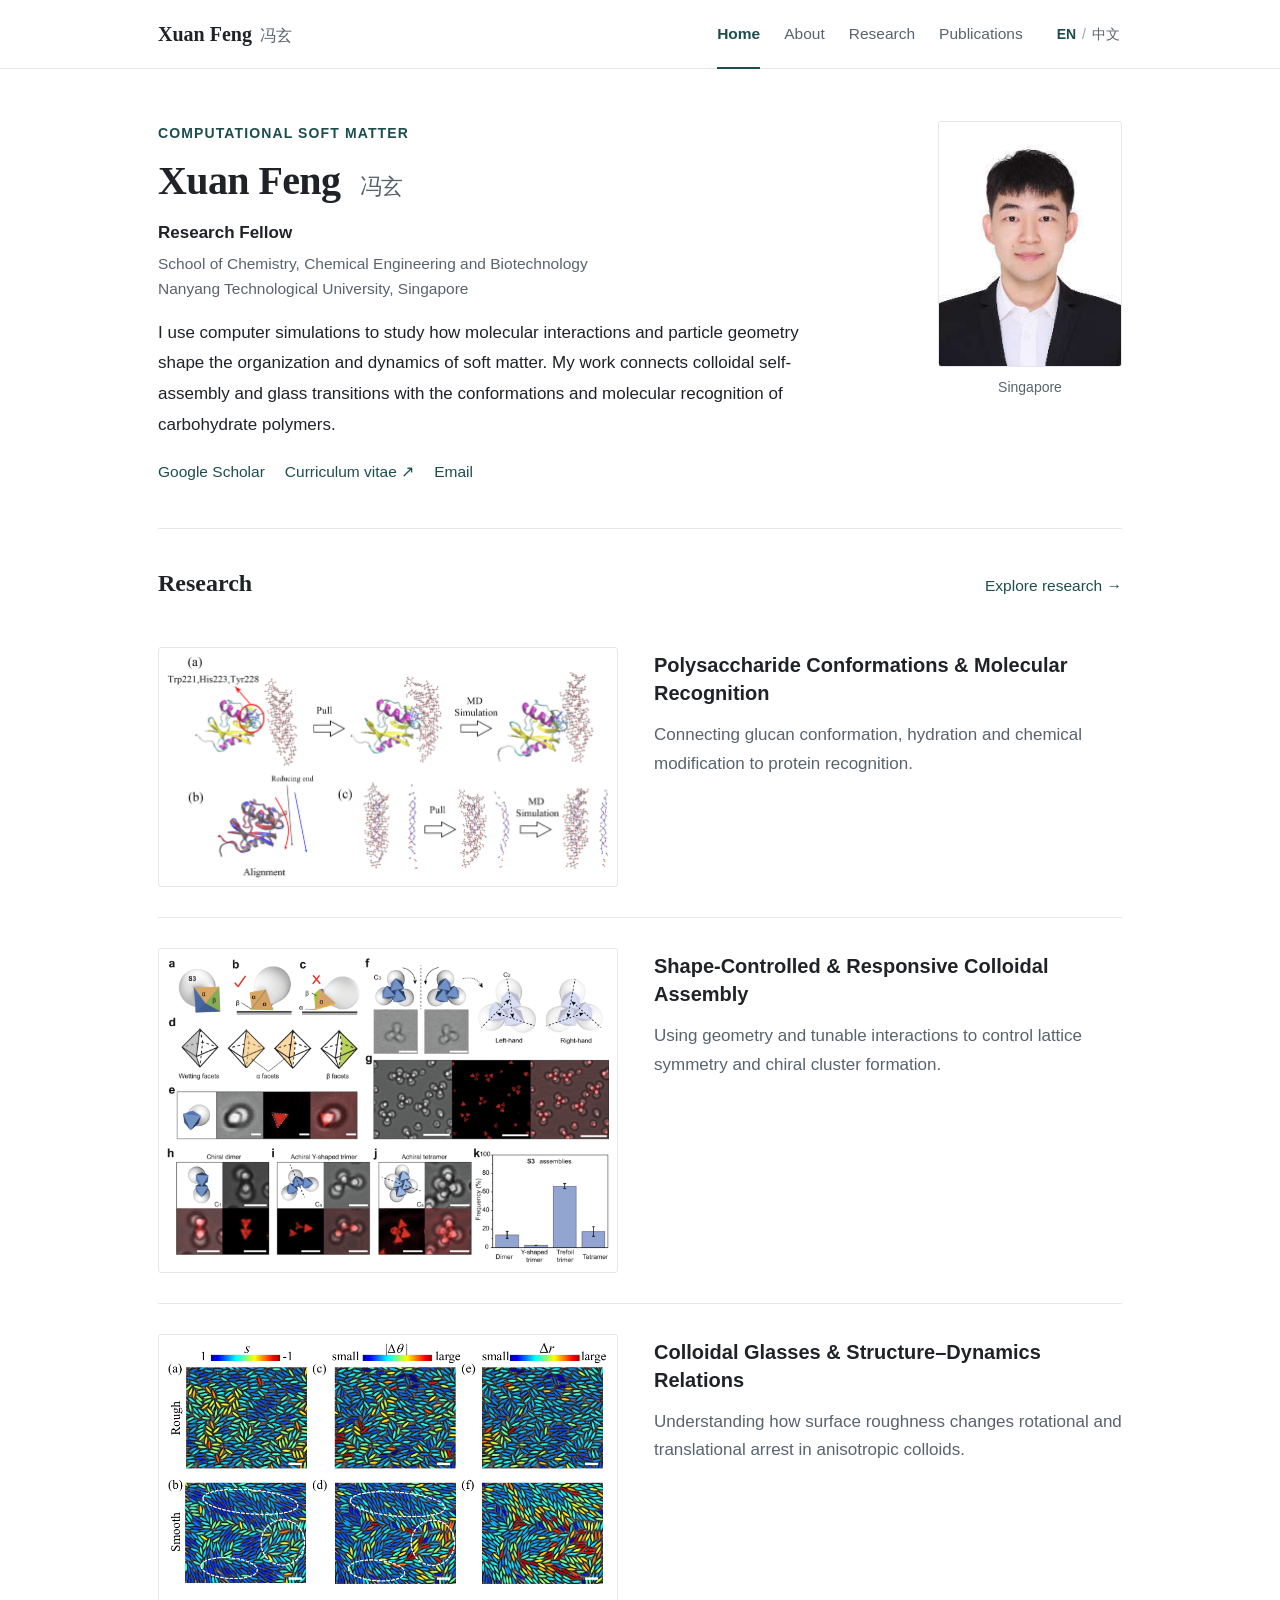
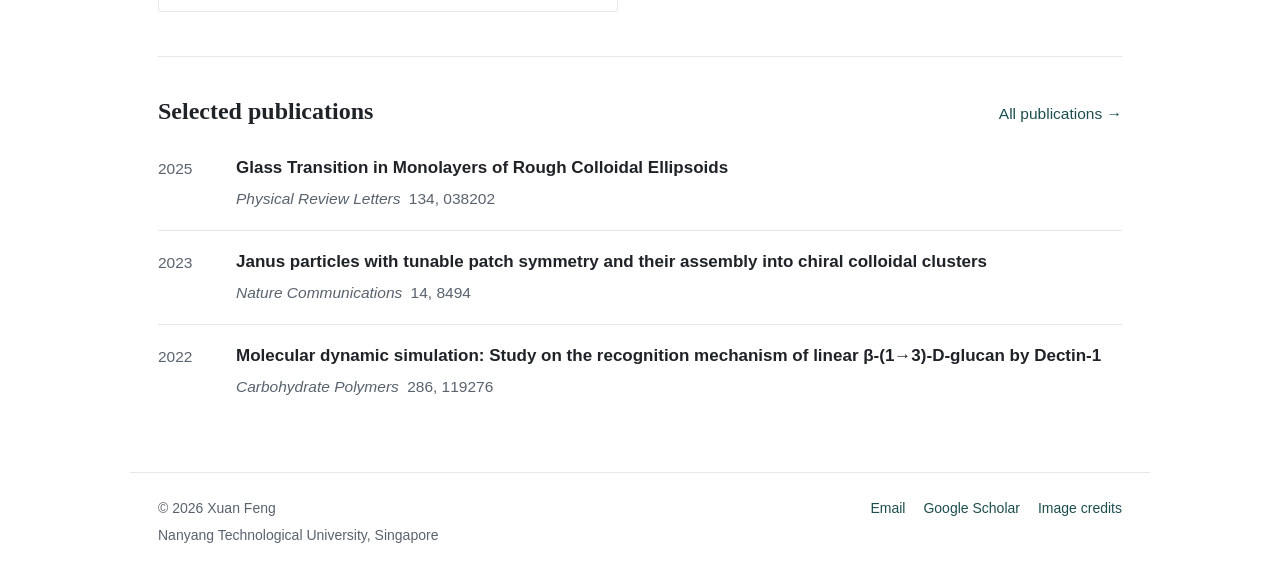
<file: index.html>
<!doctype html>
<html lang="en" data-lang="en">
<head>
<meta charset="utf-8"><meta name="viewport" content="width=device-width, initial-scale=1">
<title>Home | Xuan Feng</title>
<meta name="description" content="Xuan Feng, Research Fellow at Nanyang Technological University. Computational soft matter, colloidal self-assembly, glass transitions, and carbohydrate polymers.">
<meta name="theme-color" content="#ffffff"><link rel="icon" href="assets/images/favicon.svg" type="image/svg+xml">
<link rel="canonical" href="https://maryoooo.github.io/index.html">
<meta property="og:title" content="Home | Xuan Feng"><meta property="og:description" content="Computational soft matter and molecular simulation · 冯玄个人学术主页">
<meta property="og:type" content="website"><meta property="og:image" content="https://maryoooo.github.io/assets/images/xuan-feng.jpg">
<link rel="stylesheet" href="assets/css/site.css"><script src="assets/js/site.js" defer></script>
</head>
<body data-page="home" data-title-en="Home" data-title-zh="主页">
<a class="skip-link" href="#main"><span class="lang-en " lang="en">Skip to content</span><span class="lang-zh " lang="zh-CN">跳转到内容</span></a>
<header class="site-header"><div class="header-inner"><a class="wordmark" href="index.html">Xuan Feng<span>冯玄</span></a>
<nav aria-label="Main navigation"><a href="index.html" class="nav-link active"><span class="lang-en " lang="en">Home</span><span class="lang-zh " lang="zh-CN">主页</span></a><a href="about.html" class="nav-link"><span class="lang-en " lang="en">About</span><span class="lang-zh " lang="zh-CN">个人信息</span></a><a href="research.html" class="nav-link"><span class="lang-en " lang="en">Research</span><span class="lang-zh " lang="zh-CN">研究方向</span></a><a href="publications.html" class="nav-link"><span class="lang-en " lang="en">Publications</span><span class="lang-zh " lang="zh-CN">论文</span></a></nav><div class="language-switch" role="group" aria-label="Language"><button type="button" data-set-lang="en" aria-pressed="true">EN</button><span aria-hidden="true">/</span><button type="button" data-set-lang="zh" aria-pressed="false">中文</button></div></div></header>
<main id="main" class="page"><section class="home-intro"><div class="intro-copy"><p class="eyebrow"><span class="lang-en " lang="en">Computational soft matter</span><span class="lang-zh " lang="zh-CN">计算软物质</span></p><h1>Xuan Feng <span class="chinese-name">冯玄</span></h1><p class="position"><span class="lang-en " lang="en">Research Fellow</span><span class="lang-zh " lang="zh-CN">博士后研究员</span></p><p class="affiliation"><span class="lang-en " lang="en">School of Chemistry, Chemical Engineering and Biotechnology<br>Nanyang Technological University, Singapore</span><span class="lang-zh " lang="zh-CN">化学、化工与生物技术学院<br>新加坡南洋理工大学</span></p><p class="intro-text"><span class="lang-en " lang="en">I use computer simulations to study how molecular interactions and particle geometry shape the organization and dynamics of soft matter. My work connects colloidal self-assembly and glass transitions with the conformations and molecular recognition of carbohydrate polymers.</span><span class="lang-zh " lang="zh-CN">我利用计算机模拟研究分子相互作用与颗粒几何形状如何影响软物质的结构和动力学。研究涵盖胶体自组装与玻璃化转变，以及多糖的构象和分子识别机制。</span></p><div class="profile-links"><a href="https://scholar.google.com/citations?user=w2_xx_AAAAAJ" class="" target="_blank" rel="noopener noreferrer">Google Scholar</a><a href="assets/docs/Xuan_Feng_CV.pdf" class=""><span class="lang-en " lang="en">Curriculum vitae ↗</span><span class="lang-zh " lang="zh-CN">个人简历 ↗</span></a><a href="mailto:xuan.feng0114@gmail.com" class=""><span class="lang-en " lang="en">Email</span><span class="lang-zh " lang="zh-CN">邮箱</span></a></div></div><figure class="portrait"><img src="assets/images/xuan-feng.jpg" alt="Xuan Feng" width="222" height="323"><figcaption><span class="lang-en " lang="en">Singapore</span><span class="lang-zh " lang="zh-CN">新加坡</span></figcaption></figure></section>
<section class="home-research"><div class="section-header"><h2><span class="lang-en " lang="en">Research</span><span class="lang-zh " lang="zh-CN">研究方向</span></h2><a href="research.html" class=""><span class="lang-en " lang="en">Explore research →</span><span class="lang-zh " lang="zh-CN">查看研究方向 →</span></a></div><p class="section-intro"><span class="lang-en " lang="en">From molecular conformations to collective behavior.</span><span class="lang-zh " lang="zh-CN">从分子构象到集体行为。</span></p><div class="research-preview-grid"><article class="research-preview"><figure class="research-figure compact"><button type="button" class="figure-zoom" data-zoom aria-label="Enlarge research figure"><img src="assets/images/dectin-recognition.png" alt="Molecular models of Dectin-1 binding to triple-helical β-glucan." data-alt-en="Molecular models of Dectin-1 binding to triple-helical β-glucan." data-alt-zh="Dectin-1 与葡聚糖识别的分子模型。" loading="lazy" width="1000" height="650"></button><figcaption><span class="lang-en " lang="en">Molecular models for Dectin-1–glucan recognition.</span><span class="lang-zh " lang="zh-CN">Dectin-1 与葡聚糖识别的分子模型。</span> <a href="https://doi.org/10.1016/j.carbpol.2022.119276" class="" target="_blank" rel="noopener noreferrer">Feng et al. (2022), Fig. 1</a></figcaption></figure><h3><a href="research.html#glycans" class=""><span class="lang-en " lang="en">Polysaccharide Conformations & Molecular Recognition</span><span class="lang-zh " lang="zh-CN">多糖构象与分子识别</span></a></h3><p><span class="lang-en " lang="en">Connecting glucan conformation, hydration and chemical modification to protein recognition.</span><span class="lang-zh " lang="zh-CN">从构象、水合与化学修饰出发，理解多糖的蛋白识别。</span></p></article><article class="research-preview"><figure class="research-figure compact"><button type="button" class="figure-zoom" data-zoom aria-label="Enlarge research figure"><img src="assets/images/janus-chiral-clusters.png" alt="Achiral Janus particles assemble into left- and right-handed colloidal clusters." data-alt-en="Achiral Janus particles assemble into left- and right-handed colloidal clusters." data-alt-zh="非手性 Janus 颗粒组装为手性团簇。" loading="lazy" width="1000" height="650"></button><figcaption><span class="lang-en " lang="en">Achiral Janus particles form chiral clusters.</span><span class="lang-zh " lang="zh-CN">非手性 Janus 颗粒组装为手性团簇。</span> <a href="https://www.nature.com/articles/s41467-023-44154-6" class="" target="_blank" rel="noopener noreferrer">Zhang et al. (2023), Fig. 5</a></figcaption></figure><h3><a href="research.html#assembly" class=""><span class="lang-en " lang="en">Shape-Controlled & Responsive Colloidal Assembly</span><span class="lang-zh " lang="zh-CN">形状调控与可响应胶体自组装</span></a></h3><p><span class="lang-en " lang="en">Using geometry and tunable interactions to control lattice symmetry and chiral cluster formation.</span><span class="lang-zh " lang="zh-CN">以颗粒几何与可调相互作用控制晶格对称性及手性团簇。</span></p></article><article class="research-preview"><figure class="research-figure compact"><button type="button" class="figure-zoom" data-zoom aria-label="Enlarge research figure"><img src="assets/images/glass-dynamics-panels.png" alt="Local order and rotational/translational displacement maps in rough (top) and smooth (bottom) ellipsoid monolayers. Scale bars: 10 μm." data-alt-en="Local order and rotational/translational displacement maps in rough (top) and smooth (bottom) ellipsoid monolayers. Scale bars: 10 μm." data-alt-zh="粗糙与光滑椭球的局域序参量及位移分布。" loading="lazy" width="1000" height="650"></button><figcaption><span class="lang-en " lang="en">Order and displacement maps for rough and smooth ellipsoids.</span><span class="lang-zh " lang="zh-CN">粗糙与光滑椭球的局域序参量及位移分布。</span> <a href="https://doi.org/10.1103/PhysRevLett.134.038202" class="" target="_blank" rel="noopener noreferrer">Liang et al. (2025), Fig. 4a–f</a></figcaption></figure><h3><a href="research.html#glasses" class=""><span class="lang-en " lang="en">Colloidal Glasses & Structure–Dynamics Relations</span><span class="lang-zh " lang="zh-CN">胶体玻璃化与结构—动力学关联</span></a></h3><p><span class="lang-en " lang="en">Understanding how surface roughness changes rotational and translational arrest in anisotropic colloids.</span><span class="lang-zh " lang="zh-CN">理解表面粗糙度如何改变各向异性胶体的转动与平移冻结。</span></p></article></div></section><section class="selected-publications"><div class="section-header"><h2><span class="lang-en " lang="en">Selected publications</span><span class="lang-zh " lang="zh-CN">代表性论文</span></h2><a href="publications.html" class=""><span class="lang-en " lang="en">All publications →</span><span class="lang-zh " lang="zh-CN">全部论文 →</span></a></div><article class="selected-paper"><span class="paper-year">2025</span><div><h3><a href="https://doi.org/10.1103/PhysRevLett.134.038202" class="" target="_blank" rel="noopener noreferrer">Glass Transition in Monolayers of Rough Colloidal Ellipsoids</a></h3><p><em>Physical Review Letters</em> <span>134, 038202</span></p></div></article><article class="selected-paper"><span class="paper-year">2023</span><div><h3><a href="https://doi.org/10.1038/s41467-023-44154-6" class="" target="_blank" rel="noopener noreferrer">Janus particles with tunable patch symmetry and their assembly into chiral colloidal clusters</a></h3><p><em>Nature Communications</em> <span>14, 8494</span></p></div></article><article class="selected-paper"><span class="paper-year">2022</span><div><h3><a href="https://doi.org/10.1016/j.carbpol.2022.119276" class="" target="_blank" rel="noopener noreferrer">Molecular dynamic simulation: Study on the recognition mechanism of linear β-(1→3)-D-glucan by Dectin-1</a></h3><p><em>Carbohydrate Polymers</em> <span>286, 119276</span></p></div></article></section></main>
<footer class="site-footer"><div><span>© 2026 Xuan Feng</span><span><span class="lang-en " lang="en">Nanyang Technological University, Singapore</span><span class="lang-zh " lang="zh-CN">新加坡南洋理工大学</span></span></div><div><a href="mailto:xuan.feng0114@gmail.com" class=""><span class="lang-en " lang="en">Email</span><span class="lang-zh " lang="zh-CN">邮箱</span></a><a href="https://scholar.google.com/citations?user=w2_xx_AAAAAJ" class="" target="_blank" rel="noopener noreferrer">Google Scholar</a><a href="credits.html" class=""><span class="lang-en " lang="en">Image credits</span><span class="lang-zh " lang="zh-CN">图片来源</span></a></div></footer>
<dialog class="image-dialog" aria-label="Research figure"><button type="button" class="dialog-close" aria-label="Close image">×</button><img src="assets/images/xuan-feng.jpg" alt=""><p></p></dialog>
<div class="toast" role="status" aria-live="polite"></div>
</body></html>
</file>
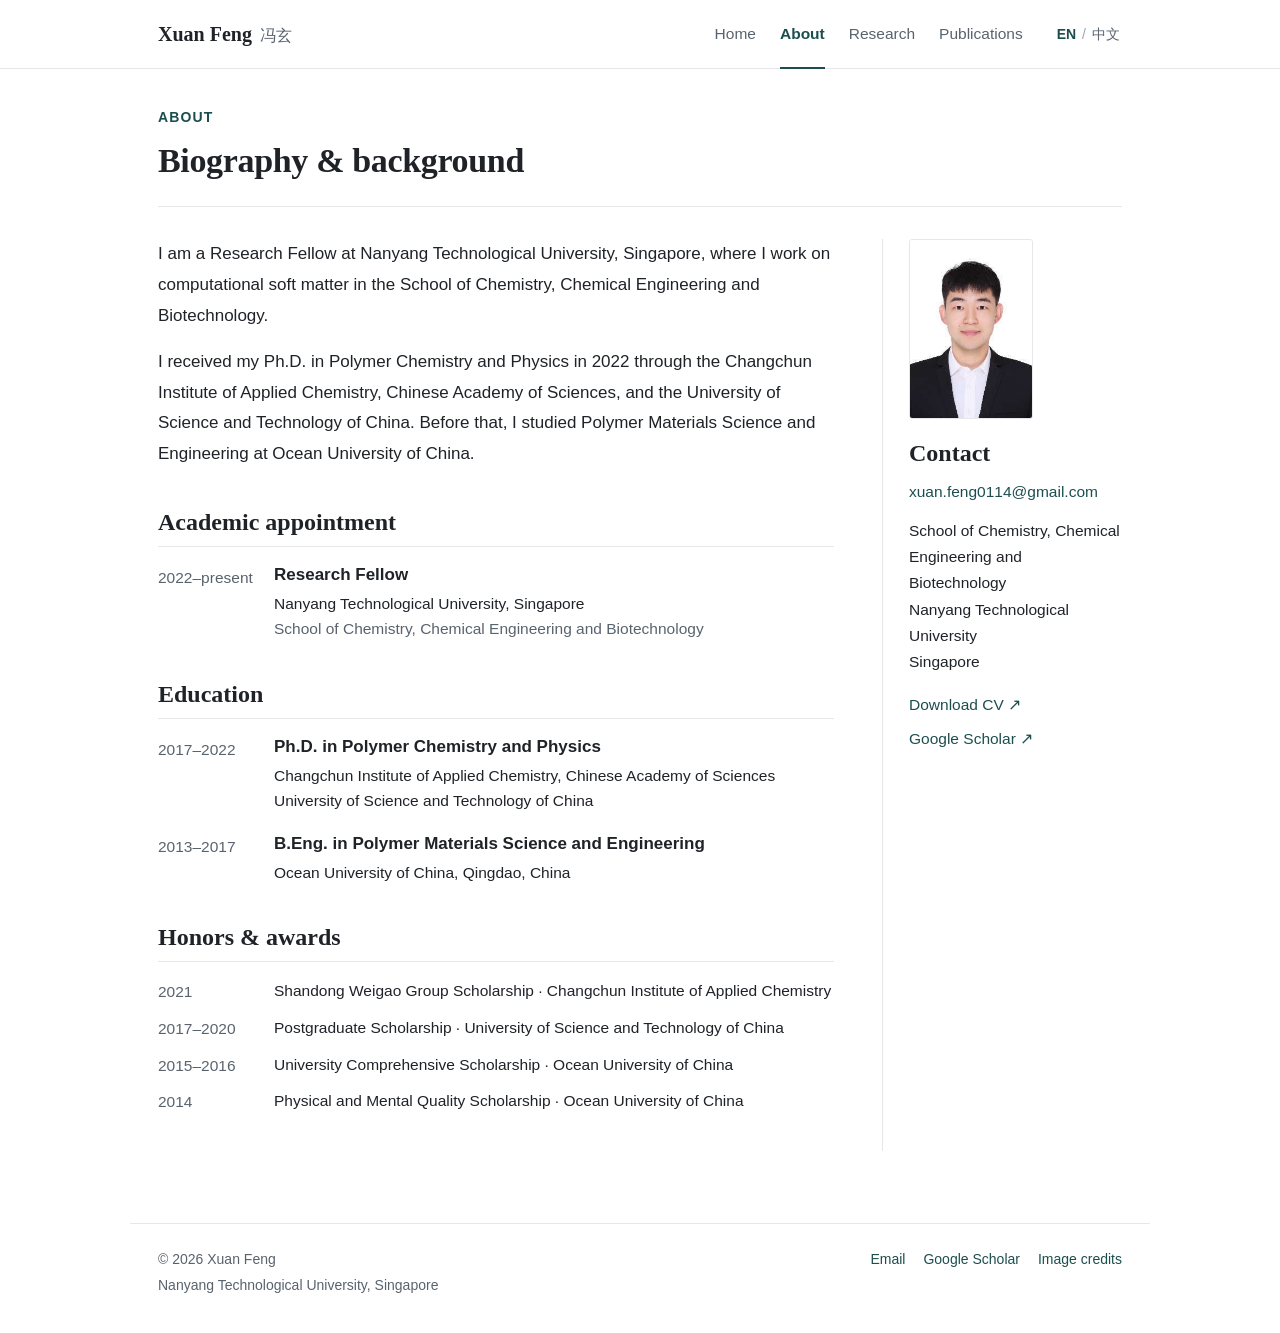
<file: about.html>
<!doctype html>
<html lang="en" data-lang="en">
<head>
<meta charset="utf-8"><meta name="viewport" content="width=device-width, initial-scale=1">
<title>About | Xuan Feng</title>
<meta name="description" content="Xuan Feng, Research Fellow at Nanyang Technological University. Computational soft matter, colloidal self-assembly, glass transitions, and carbohydrate polymers.">
<meta name="theme-color" content="#ffffff"><link rel="icon" href="assets/images/favicon.svg" type="image/svg+xml">
<link rel="canonical" href="https://maryoooo.github.io/about.html">
<meta property="og:title" content="About | Xuan Feng"><meta property="og:description" content="Computational soft matter and molecular simulation · 冯玄个人学术主页">
<meta property="og:type" content="website"><meta property="og:image" content="https://maryoooo.github.io/assets/images/xuan-feng.jpg">
<link rel="stylesheet" href="assets/css/site.css"><script src="assets/js/site.js" defer></script>
</head>
<body data-page="about" data-title-en="About" data-title-zh="个人信息">
<a class="skip-link" href="#main"><span class="lang-en " lang="en">Skip to content</span><span class="lang-zh " lang="zh-CN">跳转到内容</span></a>
<header class="site-header"><div class="header-inner"><a class="wordmark" href="index.html">Xuan Feng<span>冯玄</span></a>
<nav aria-label="Main navigation"><a href="index.html" class="nav-link"><span class="lang-en " lang="en">Home</span><span class="lang-zh " lang="zh-CN">主页</span></a><a href="about.html" class="nav-link active"><span class="lang-en " lang="en">About</span><span class="lang-zh " lang="zh-CN">个人信息</span></a><a href="research.html" class="nav-link"><span class="lang-en " lang="en">Research</span><span class="lang-zh " lang="zh-CN">研究方向</span></a><a href="publications.html" class="nav-link"><span class="lang-en " lang="en">Publications</span><span class="lang-zh " lang="zh-CN">论文</span></a></nav><div class="language-switch" role="group" aria-label="Language"><button type="button" data-set-lang="en" aria-pressed="true">EN</button><span aria-hidden="true">/</span><button type="button" data-set-lang="zh" aria-pressed="false">中文</button></div></div></header>
<main id="main" class="page"><div class="page-heading"><p class="eyebrow"><span class="lang-en " lang="en">About</span><span class="lang-zh " lang="zh-CN">个人信息</span></p><h1><span class="lang-en " lang="en">Biography & background</span><span class="lang-zh " lang="zh-CN">个人简介与学术经历</span></h1></div>
<div class="about-layout"><div><section class="text-section"><p class="large-text"><span class="lang-en " lang="en">I am a Research Fellow at Nanyang Technological University, Singapore, where I work on computational soft matter in the School of Chemistry, Chemical Engineering and Biotechnology.</span><span class="lang-zh " lang="zh-CN">我现为新加坡南洋理工大学化学、化工与生物技术学院博士后研究员，主要从事计算软物质研究。</span></p><p><span class="lang-en " lang="en">I received my Ph.D. in Polymer Chemistry and Physics in 2022 through the Changchun Institute of Applied Chemistry, Chinese Academy of Sciences, and the University of Science and Technology of China. Before that, I studied Polymer Materials Science and Engineering at Ocean University of China.</span><span class="lang-zh " lang="zh-CN">我于 2022 年完成中国科学院长春应用化学研究所与中国科学技术大学的高分子化学与物理博士培养，并于此前在中国海洋大学获得高分子材料与工程专业工学学士学位。</span></p></section>
<section class="text-section"><h2><span class="lang-en " lang="en">Academic appointment</span><span class="lang-zh " lang="zh-CN">工作经历</span></h2><div class="timeline-item"><span class="time">2022–<span class="lang-en " lang="en">present</span><span class="lang-zh " lang="zh-CN">至今</span></span><div><h3><span class="lang-en " lang="en">Research Fellow</span><span class="lang-zh " lang="zh-CN">博士后研究员</span></h3><p><span class="lang-en " lang="en">Nanyang Technological University, Singapore</span><span class="lang-zh " lang="zh-CN">新加坡南洋理工大学</span></p><p class="muted"><span class="lang-en " lang="en">School of Chemistry, Chemical Engineering and Biotechnology</span><span class="lang-zh " lang="zh-CN">化学、化工与生物技术学院</span></p></div></div></section>
<section class="text-section"><h2><span class="lang-en " lang="en">Education</span><span class="lang-zh " lang="zh-CN">教育背景</span></h2><div class="timeline-item"><span class="time">2017–2022</span><div><h3><span class="lang-en " lang="en">Ph.D. in Polymer Chemistry and Physics</span><span class="lang-zh " lang="zh-CN">高分子化学与物理 · 博士</span></h3><p><span class="lang-en " lang="en">Changchun Institute of Applied Chemistry, Chinese Academy of Sciences<br>University of Science and Technology of China</span><span class="lang-zh " lang="zh-CN">中国科学院长春应用化学研究所<br>中国科学技术大学</span></p></div></div><div class="timeline-item"><span class="time">2013–2017</span><div><h3><span class="lang-en " lang="en">B.Eng. in Polymer Materials Science and Engineering</span><span class="lang-zh " lang="zh-CN">高分子材料与工程 · 工学学士</span></h3><p><span class="lang-en " lang="en">Ocean University of China, Qingdao, China</span><span class="lang-zh " lang="zh-CN">中国海洋大学，中国青岛</span></p></div></div></section>
<section class="text-section"><h2><span class="lang-en " lang="en">Honors & awards</span><span class="lang-zh " lang="zh-CN">奖励与荣誉</span></h2><ul class="awards"><li><span class="time">2021</span><div><span class="lang-en " lang="en">Shandong Weigao Group Scholarship · Changchun Institute of Applied Chemistry</span><span class="lang-zh " lang="zh-CN">山东威高集团奖学金 · 中国科学院长春应用化学研究所</span></div></li><li><span class="time">2017–2020</span><div><span class="lang-en " lang="en">Postgraduate Scholarship · University of Science and Technology of China</span><span class="lang-zh " lang="zh-CN">研究生奖学金 · 中国科学技术大学</span></div></li><li><span class="time">2015–2016</span><div><span class="lang-en " lang="en">University Comprehensive Scholarship · Ocean University of China</span><span class="lang-zh " lang="zh-CN">校级综合奖学金 · 中国海洋大学</span></div></li><li><span class="time">2014</span><div><span class="lang-en " lang="en">Physical and Mental Quality Scholarship · Ocean University of China</span><span class="lang-zh " lang="zh-CN">校级身心素质奖学金 · 中国海洋大学</span></div></li></ul></section></div><aside class="contact-panel"><img src="assets/images/xuan-feng.jpg" width="222" height="323" alt="Xuan Feng"><h2><span class="lang-en " lang="en">Contact</span><span class="lang-zh " lang="zh-CN">联系方式</span></h2><p><a href="mailto:xuan.feng0114@gmail.com" class="">xuan.feng0114@gmail.com</a></p><p><span class="lang-en " lang="en">School of Chemistry, Chemical Engineering and Biotechnology<br>Nanyang Technological University<br>Singapore</span><span class="lang-zh " lang="zh-CN">化学、化工与生物技术学院<br>南洋理工大学<br>新加坡</span></p><div class="aside-links"><a href="assets/docs/Xuan_Feng_CV.pdf" class=""><span class="lang-en " lang="en">Download CV ↗</span><span class="lang-zh " lang="zh-CN">下载简历 ↗</span></a><a href="https://scholar.google.com/citations?user=w2_xx_AAAAAJ" class="" target="_blank" rel="noopener noreferrer">Google Scholar ↗</a></div></aside></div></main>
<footer class="site-footer"><div><span>© 2026 Xuan Feng</span><span><span class="lang-en " lang="en">Nanyang Technological University, Singapore</span><span class="lang-zh " lang="zh-CN">新加坡南洋理工大学</span></span></div><div><a href="mailto:xuan.feng0114@gmail.com" class=""><span class="lang-en " lang="en">Email</span><span class="lang-zh " lang="zh-CN">邮箱</span></a><a href="https://scholar.google.com/citations?user=w2_xx_AAAAAJ" class="" target="_blank" rel="noopener noreferrer">Google Scholar</a><a href="credits.html" class=""><span class="lang-en " lang="en">Image credits</span><span class="lang-zh " lang="zh-CN">图片来源</span></a></div></footer>
<dialog class="image-dialog" aria-label="Research figure"><button type="button" class="dialog-close" aria-label="Close image">×</button><img src="assets/images/xuan-feng.jpg" alt=""><p></p></dialog>
<div class="toast" role="status" aria-live="polite"></div>
</body></html>
</file>
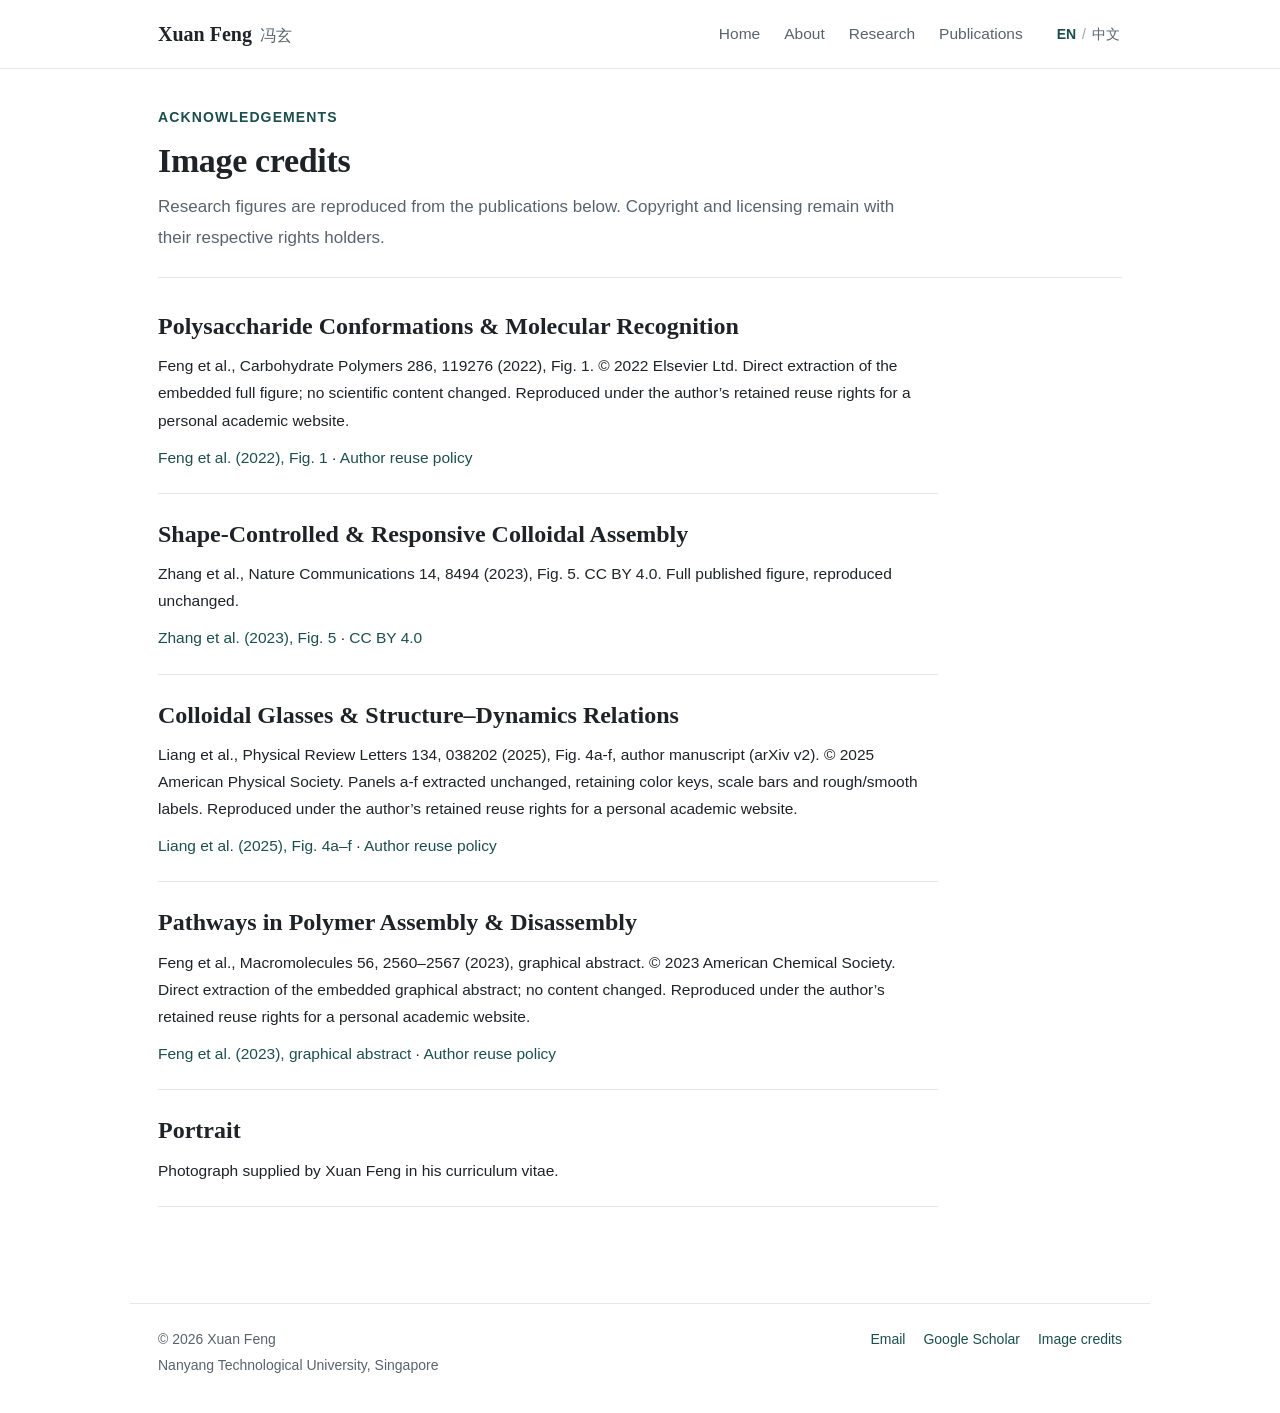
<file: credits.html>
<!doctype html>
<html lang="en" data-lang="en">
<head>
<meta charset="utf-8"><meta name="viewport" content="width=device-width, initial-scale=1">
<title>Image credits | Xuan Feng</title>
<meta name="description" content="Xuan Feng, Research Fellow at Nanyang Technological University. Computational soft matter, colloidal self-assembly, glass transitions, and carbohydrate polymers.">
<meta name="theme-color" content="#ffffff"><link rel="icon" href="assets/images/favicon.svg" type="image/svg+xml">
<link rel="canonical" href="https://maryoooo.github.io/credits.html">
<meta property="og:title" content="Image credits | Xuan Feng"><meta property="og:description" content="Computational soft matter and molecular simulation · 冯玄个人学术主页">
<meta property="og:type" content="website"><meta property="og:image" content="https://maryoooo.github.io/assets/images/xuan-feng.jpg">
<link rel="stylesheet" href="assets/css/site.css"><script src="assets/js/site.js" defer></script>
</head>
<body data-page="credits" data-title-en="Image credits" data-title-zh="图片来源">
<a class="skip-link" href="#main"><span class="lang-en " lang="en">Skip to content</span><span class="lang-zh " lang="zh-CN">跳转到内容</span></a>
<header class="site-header"><div class="header-inner"><a class="wordmark" href="index.html">Xuan Feng<span>冯玄</span></a>
<nav aria-label="Main navigation"><a href="index.html" class="nav-link"><span class="lang-en " lang="en">Home</span><span class="lang-zh " lang="zh-CN">主页</span></a><a href="about.html" class="nav-link"><span class="lang-en " lang="en">About</span><span class="lang-zh " lang="zh-CN">个人信息</span></a><a href="research.html" class="nav-link"><span class="lang-en " lang="en">Research</span><span class="lang-zh " lang="zh-CN">研究方向</span></a><a href="publications.html" class="nav-link"><span class="lang-en " lang="en">Publications</span><span class="lang-zh " lang="zh-CN">论文</span></a></nav><div class="language-switch" role="group" aria-label="Language"><button type="button" data-set-lang="en" aria-pressed="true">EN</button><span aria-hidden="true">/</span><button type="button" data-set-lang="zh" aria-pressed="false">中文</button></div></div></header>
<main id="main" class="page"><div class="page-heading"><p class="eyebrow"><span class="lang-en " lang="en">Acknowledgements</span><span class="lang-zh " lang="zh-CN">致谢</span></p><h1><span class="lang-en " lang="en">Image credits</span><span class="lang-zh " lang="zh-CN">图片来源</span></h1><p><span class="lang-en " lang="en">Research figures are reproduced from the publications below. Copyright and licensing remain with their respective rights holders.</span><span class="lang-zh " lang="zh-CN">研究配图来自以下论文；版权和许可归各自的权利人所有。</span></p></div><div class="credits-list"><section><h2><span class="lang-en " lang="en">Polysaccharide Conformations & Molecular Recognition</span><span class="lang-zh " lang="zh-CN">多糖构象与分子识别</span></h2><p><span class="lang-en " lang="en">Feng et al., Carbohydrate Polymers 286, 119276 (2022), Fig. 1. © 2022 Elsevier Ltd. Direct extraction of the embedded full figure; no scientific content changed. Reproduced under the author’s retained reuse rights for a personal academic website.</span><span class="lang-zh " lang="zh-CN">引自 Feng 等，Carbohydrate Polymers 286, 119276 (2022)，图 1。© 2022 Elsevier Ltd. 原图提取，科学内容未改动；依据作者保留的使用权用于个人学术主页。</span></p><p><a href="https://doi.org/10.1016/j.carbpol.2022.119276" class="" target="_blank" rel="noopener noreferrer">Feng et al. (2022), Fig. 1</a> · <a href="https://www.elsevier.com/about/policies-and-standards/copyright" class="" target="_blank" rel="noopener noreferrer">Author reuse policy</a></p></section><section><h2><span class="lang-en " lang="en">Shape-Controlled & Responsive Colloidal Assembly</span><span class="lang-zh " lang="zh-CN">形状调控与可响应胶体自组装</span></h2><p><span class="lang-en " lang="en">Zhang et al., Nature Communications 14, 8494 (2023), Fig. 5. CC BY 4.0. Full published figure, reproduced unchanged.</span><span class="lang-zh " lang="zh-CN">引自 Zhang 等，Nature Communications 14, 8494 (2023)，图 5。采用 CC BY 4.0 许可，原图未改动。</span></p><p><a href="https://www.nature.com/articles/s41467-023-44154-6" class="" target="_blank" rel="noopener noreferrer">Zhang et al. (2023), Fig. 5</a> · <a href="https://creativecommons.org/licenses/by/4.0/" class="" target="_blank" rel="noopener noreferrer">CC BY 4.0</a></p></section><section><h2><span class="lang-en " lang="en">Colloidal Glasses & Structure–Dynamics Relations</span><span class="lang-zh " lang="zh-CN">胶体玻璃化与结构—动力学关联</span></h2><p><span class="lang-en " lang="en">Liang et al., Physical Review Letters 134, 038202 (2025), Fig. 4a-f, author manuscript (arXiv v2). © 2025 American Physical Society. Panels a-f extracted unchanged, retaining color keys, scale bars and rough/smooth labels. Reproduced under the author’s retained reuse rights for a personal academic website.</span><span class="lang-zh " lang="zh-CN">引自 Liang 等，Physical Review Letters 134, 038202 (2025) 的作者稿 arXiv:2407.11479v2，图 4a–f。© 2025 American Physical Society. 提取 a–f 图组，保留原标注、色标及比例尺；依据作者保留的使用权用于个人学术主页。</span></p><p><a href="https://doi.org/10.1103/PhysRevLett.134.038202" class="" target="_blank" rel="noopener noreferrer">Liang et al. (2025), Fig. 4a–f</a> · <a href="https://journals.aps.org/copyrightFAQ.html" class="" target="_blank" rel="noopener noreferrer">Author reuse policy</a></p></section><section><h2><span class="lang-en " lang="en">Pathways in Polymer Assembly & Disassembly</span><span class="lang-zh " lang="zh-CN">聚合物组装与解组装路径</span></h2><p><span class="lang-en " lang="en">Feng et al., Macromolecules 56, 2560–2567 (2023), graphical abstract. © 2023 American Chemical Society. Direct extraction of the embedded graphical abstract; no content changed. Reproduced under the author’s retained reuse rights for a personal academic website.</span><span class="lang-zh " lang="zh-CN">引自 Feng 等，Macromolecules 56, 2560–2567 (2023)，图文摘要。© 2023 American Chemical Society. 原图提取，内容未改动；依据作者保留的使用权用于非商业个人主页。</span></p><p><a href="https://doi.org/10.1021/acs.macromol.2c02352" class="" target="_blank" rel="noopener noreferrer">Feng et al. (2023), graphical abstract</a> · <a href="https://pubs.acs.org/page/authors/sharing.htm" class="" target="_blank" rel="noopener noreferrer">Author reuse policy</a></p></section><section><h2><span class="lang-en " lang="en">Portrait</span><span class="lang-zh " lang="zh-CN">个人照片</span></h2><p><span class="lang-en " lang="en">Photograph supplied by Xuan Feng in his curriculum vitae.</span><span class="lang-zh " lang="zh-CN">个人照片由冯玄在其简历中提供。</span></p></section></div></main>
<footer class="site-footer"><div><span>© 2026 Xuan Feng</span><span><span class="lang-en " lang="en">Nanyang Technological University, Singapore</span><span class="lang-zh " lang="zh-CN">新加坡南洋理工大学</span></span></div><div><a href="mailto:xuan.feng0114@gmail.com" class=""><span class="lang-en " lang="en">Email</span><span class="lang-zh " lang="zh-CN">邮箱</span></a><a href="https://scholar.google.com/citations?user=w2_xx_AAAAAJ" class="" target="_blank" rel="noopener noreferrer">Google Scholar</a><a href="credits.html" class=""><span class="lang-en " lang="en">Image credits</span><span class="lang-zh " lang="zh-CN">图片来源</span></a></div></footer>
<dialog class="image-dialog" aria-label="Research figure"><button type="button" class="dialog-close" aria-label="Close image">×</button><img src="assets/images/xuan-feng.jpg" alt=""><p></p></dialog>
<div class="toast" role="status" aria-live="polite"></div>
</body></html>
</file>
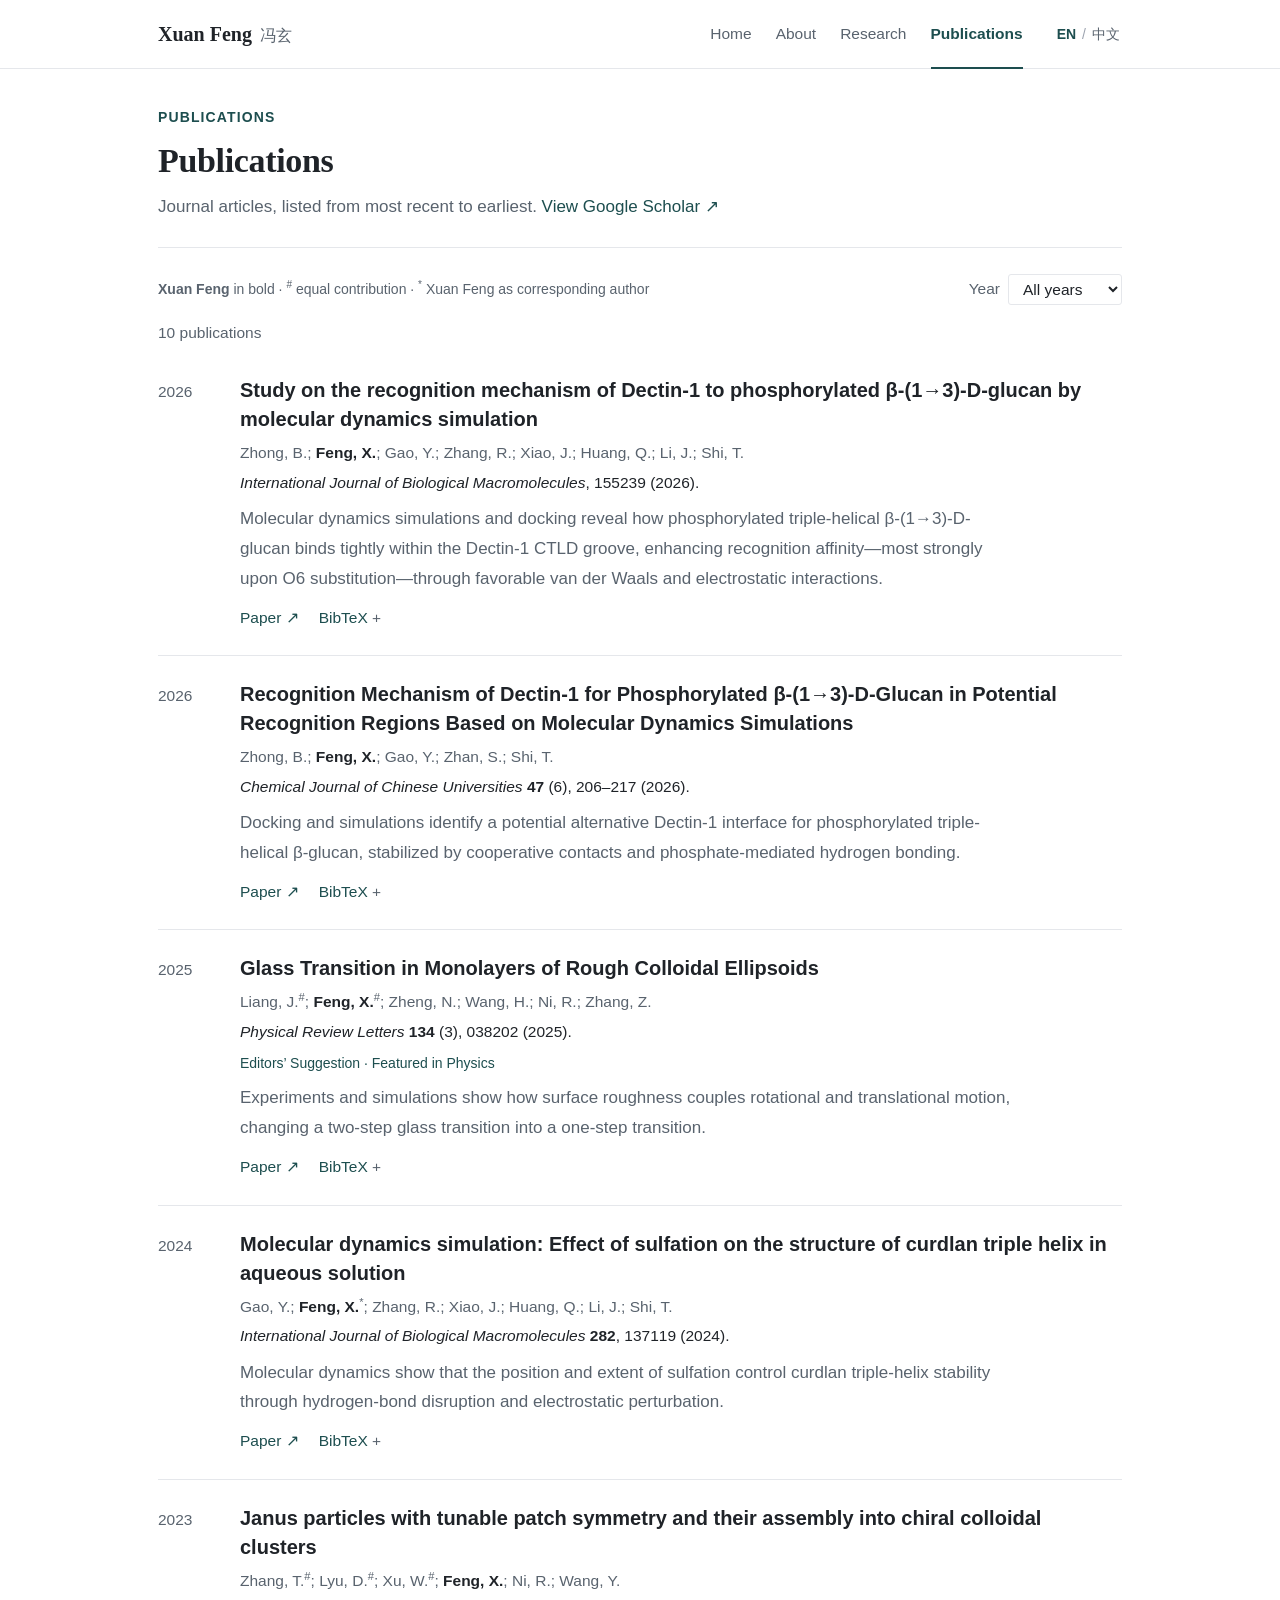
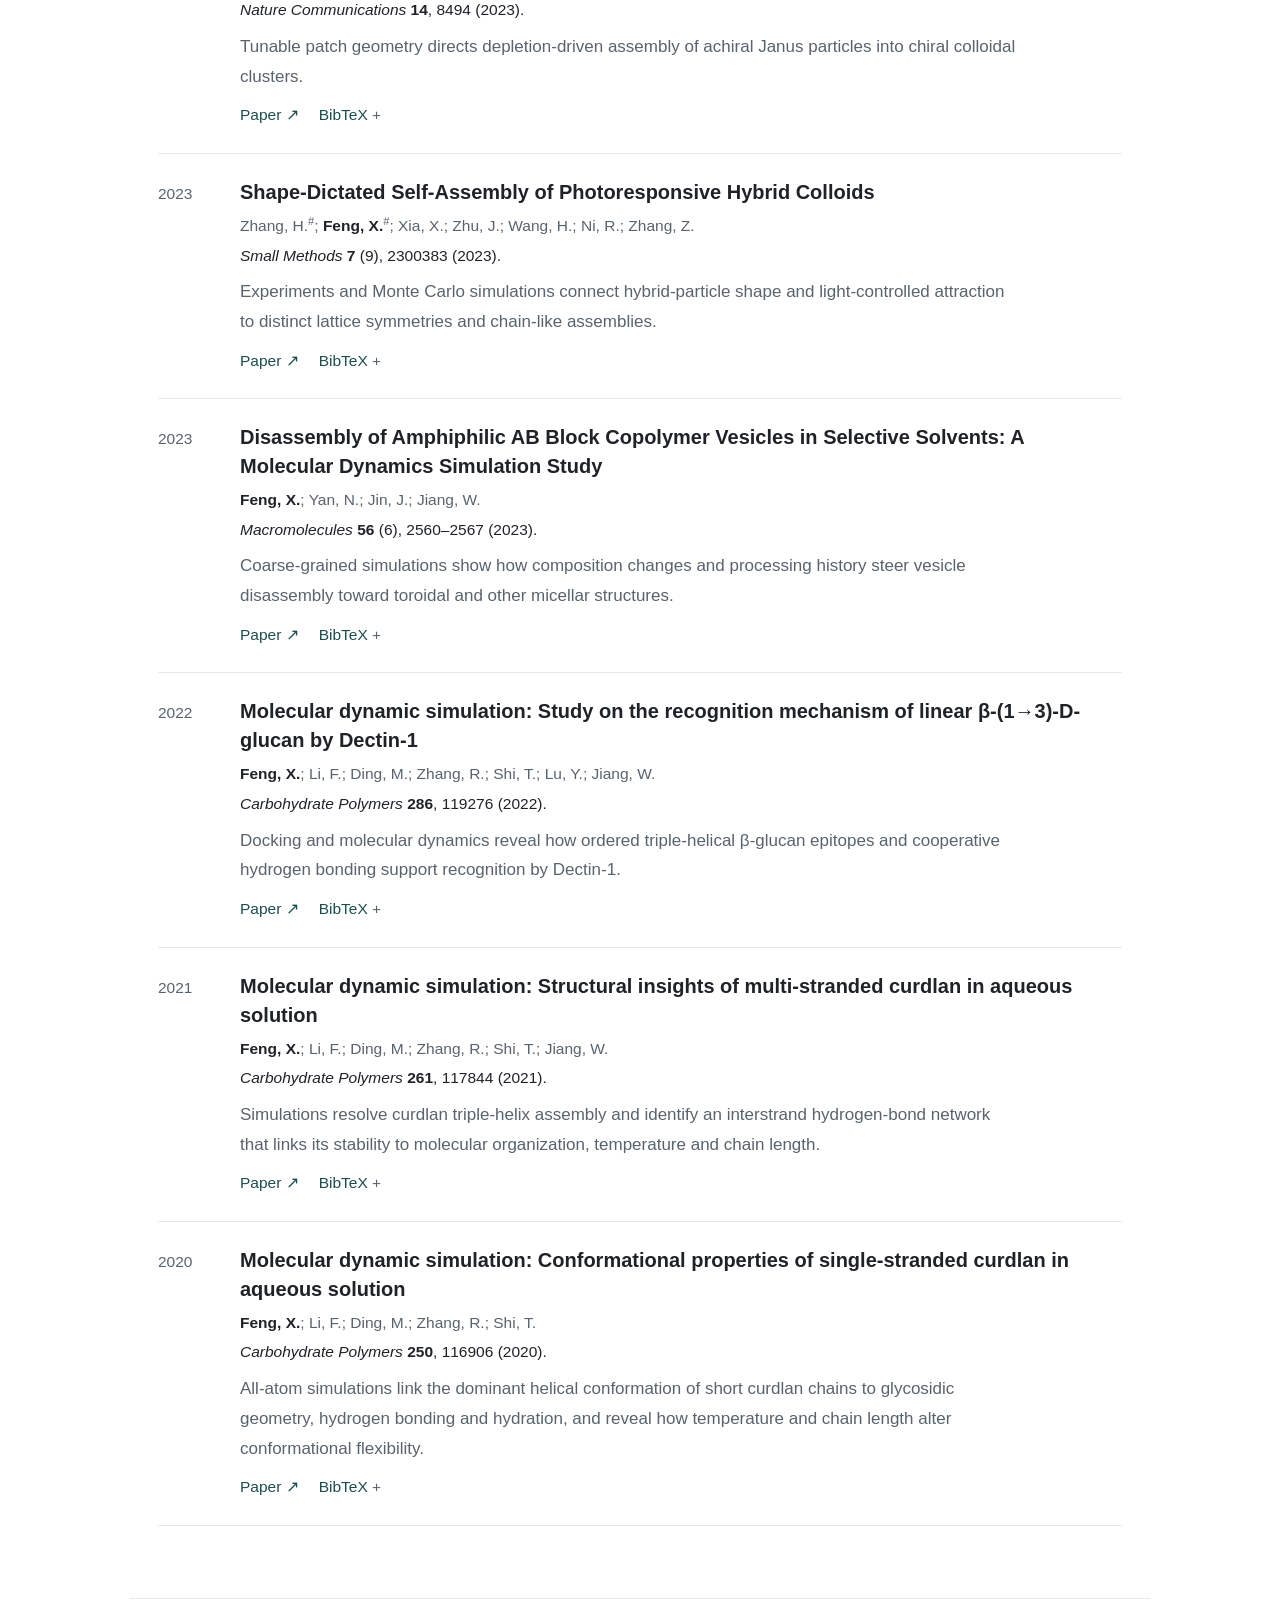
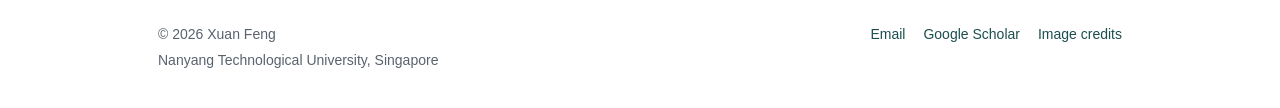
<file: publications.html>
<!doctype html>
<html lang="en" data-lang="en">
<head>
<meta charset="utf-8"><meta name="viewport" content="width=device-width, initial-scale=1">
<title>Publications | Xuan Feng</title>
<meta name="description" content="Xuan Feng, Research Fellow at Nanyang Technological University. Computational soft matter, colloidal self-assembly, glass transitions, and carbohydrate polymers.">
<meta name="theme-color" content="#ffffff"><link rel="icon" href="assets/images/favicon.svg" type="image/svg+xml">
<link rel="canonical" href="https://maryoooo.github.io/publications.html">
<meta property="og:title" content="Publications | Xuan Feng"><meta property="og:description" content="Computational soft matter and molecular simulation · 冯玄个人学术主页">
<meta property="og:type" content="website"><meta property="og:image" content="https://maryoooo.github.io/assets/images/xuan-feng.jpg">
<link rel="stylesheet" href="assets/css/site.css"><script src="assets/js/site.js" defer></script>
</head>
<body data-page="publications" data-title-en="Publications" data-title-zh="论文">
<a class="skip-link" href="#main"><span class="lang-en " lang="en">Skip to content</span><span class="lang-zh " lang="zh-CN">跳转到内容</span></a>
<header class="site-header"><div class="header-inner"><a class="wordmark" href="index.html">Xuan Feng<span>冯玄</span></a>
<nav aria-label="Main navigation"><a href="index.html" class="nav-link"><span class="lang-en " lang="en">Home</span><span class="lang-zh " lang="zh-CN">主页</span></a><a href="about.html" class="nav-link"><span class="lang-en " lang="en">About</span><span class="lang-zh " lang="zh-CN">个人信息</span></a><a href="research.html" class="nav-link"><span class="lang-en " lang="en">Research</span><span class="lang-zh " lang="zh-CN">研究方向</span></a><a href="publications.html" class="nav-link active"><span class="lang-en " lang="en">Publications</span><span class="lang-zh " lang="zh-CN">论文</span></a></nav><div class="language-switch" role="group" aria-label="Language"><button type="button" data-set-lang="en" aria-pressed="true">EN</button><span aria-hidden="true">/</span><button type="button" data-set-lang="zh" aria-pressed="false">中文</button></div></div></header>
<main id="main" class="page"><div class="page-heading"><p class="eyebrow"><span class="lang-en " lang="en">Publications</span><span class="lang-zh " lang="zh-CN">论文</span></p><h1><span class="lang-en " lang="en">Publications</span><span class="lang-zh " lang="zh-CN">发表论文</span></h1><p><span class="lang-en " lang="en">Journal articles, listed from most recent to earliest.</span><span class="lang-zh " lang="zh-CN">期刊论文，按发表年份从新到旧排列。</span> <a href="https://scholar.google.com/citations?user=w2_xx_AAAAAJ" class="" target="_blank" rel="noopener noreferrer"><span class="lang-en " lang="en">View Google Scholar ↗</span><span class="lang-zh " lang="zh-CN">查看 Google Scholar ↗</span></a></p></div><div class="publication-toolbar"><p class="author-key"><span class="lang-en " lang="en"><strong>Xuan Feng</strong> in bold · <sup>#</sup> equal contribution · <sup>*</sup> Xuan Feng as corresponding author</span><span class="lang-zh " lang="zh-CN"><strong>冯玄</strong>姓名加粗 · <sup>#</sup> 共同贡献 · <sup>*</sup> 冯玄为通讯作者</span></p><div class="year-control"><label for="year-filter"><span class="lang-en " lang="en">Year</span><span class="lang-zh " lang="zh-CN">年份</span></label><select id="year-filter"><option value="all" data-en="All years" data-zh="全部年份">All years</option><option value="2026">2026</option><option value="2025">2025</option><option value="2024">2024</option><option value="2023">2023</option><option value="2022">2022</option><option value="2021">2021</option><option value="2020">2020</option></select></div></div><p class="publication-count" aria-live="polite" data-count="10">10 publications</p><div class="publication-list"><article class="publication" id="dectin2026" data-year="2026"><div class="publication-year">2026</div><div class="publication-body"><h2><a href="https://www.sciencedirect.com/science/article/pii/S0141813026051925" class="" target="_blank" rel="noopener noreferrer">Study on the recognition mechanism of Dectin-1 to phosphorylated β-(1→3)-D-glucan by molecular dynamics simulation</a></h2><p class="authors">Zhong, B.; <strong>Feng, X.</strong>; Gao, Y.; Zhang, R.; Xiao, J.; Huang, Q.; Li, J.; Shi, T.</p><p class="journal"><em>International Journal of Biological Macromolecules</em>, 155239 (2026).</p><p class="paper-summary"><span class="lang-en " lang="en">Molecular dynamics simulations and docking reveal how phosphorylated triple-helical β-(1→3)-D-glucan binds tightly within the Dectin-1 CTLD groove, enhancing recognition affinity—most strongly upon O6 substitution—through favorable van der Waals and electrostatic interactions.</span><span class="lang-zh " lang="zh-CN">分子动力学模拟与分子对接表明，磷酸化三螺旋 β-(1→3)-D-葡聚糖可紧密结合于 Dectin-1 的 CTLD 凹槽并增强识别亲和力（其中 O6 位取代结合最有利），范德华力与静电相互作用起关键稳定作用。</span></p><div class="publication-actions"><a href="https://www.sciencedirect.com/science/article/pii/S0141813026051925" class="" target="_blank" rel="noopener noreferrer"><span class="lang-en " lang="en">Paper ↗</span><span class="lang-zh " lang="zh-CN">论文 ↗</span></a><details class="bibtex"><summary>BibTeX</summary><div class="bibtex-panel"><pre><code>@article{Feng2026dectin,
  author = {Zhong, B. and Feng, X. and Gao, Y. and Zhang, R. and Xiao, J. and Huang, Q. and Li, J. and Shi, T.},
  title = {Study on the recognition mechanism of Dectin-1 to phosphorylated β-(1→3)-D-glucan by molecular dynamics simulation},
  journal = {International Journal of Biological Macromolecules},
  year = {2026},
  pages = {155239},
  url = {https://www.sciencedirect.com/science/article/pii/S0141813026051925}
}</code></pre><button type="button" class="copy-bibtex"><span class="lang-en " lang="en">Copy citation</span><span class="lang-zh " lang="zh-CN">复制引用</span></button></div></details></div></div></article><article class="publication" id="phosphorylation2026" data-year="2026"><div class="publication-year">2026</div><div class="publication-body"><h2><a href="https://doi.org/10.7503/cjcu20250401" class="" target="_blank" rel="noopener noreferrer">Recognition Mechanism of Dectin-1 for Phosphorylated β-(1→3)-D-Glucan in Potential Recognition Regions Based on Molecular Dynamics Simulations</a></h2><p class="authors">Zhong, B.; <strong>Feng, X.</strong>; Gao, Y.; Zhan, S.; Shi, T.</p><p class="journal"><em>Chemical Journal of Chinese Universities</em> <strong>47</strong> (6), 206–217 (2026).</p><p class="paper-summary"><span class="lang-en " lang="en">Docking and simulations identify a potential alternative Dectin-1 interface for phosphorylated triple-helical β-glucan, stabilized by cooperative contacts and phosphate-mediated hydrogen bonding.</span><span class="lang-zh " lang="zh-CN">对接与模拟识别磷酸化三螺旋β-葡聚糖在Dectin-1上的潜在替代结合界面，并揭示协同接触及磷酸基团介导氢键的稳定作用。</span></p><div class="publication-actions"><a href="https://doi.org/10.7503/cjcu20250401" class="" target="_blank" rel="noopener noreferrer"><span class="lang-en " lang="en">Paper ↗</span><span class="lang-zh " lang="zh-CN">论文 ↗</span></a><details class="bibtex"><summary>BibTeX</summary><div class="bibtex-panel"><pre><code>@article{Feng2026phosphorylation,
author = {Zhong, B. and Feng, X. and Gao, Y. and Zhan, S. and Shi, T.},
title = {Recognition Mechanism of Dectin-1 for Phosphorylated β-(1→3)-D-Glucan in Potential Recognition Regions Based on Molecular Dynamics Simulations},
journal = {Chemical Journal of Chinese Universities},
year = {2026},
volume = {47},
number = {6},
pages = {206--217},
doi = {10.7503/cjcu20250401}
}</code></pre><button type="button" class="copy-bibtex"><span class="lang-en " lang="en">Copy citation</span><span class="lang-zh " lang="zh-CN">复制引用</span></button></div></details></div></div></article><article class="publication" id="glass2025" data-year="2025"><div class="publication-year">2025</div><div class="publication-body"><h2><a href="https://doi.org/10.1103/PhysRevLett.134.038202" class="" target="_blank" rel="noopener noreferrer">Glass Transition in Monolayers of Rough Colloidal Ellipsoids</a></h2><p class="authors">Liang, J.<sup>#</sup>; <strong>Feng, X.</strong><sup>#</sup>; Zheng, N.; Wang, H.; Ni, R.; Zhang, Z.</p><p class="journal"><em>Physical Review Letters</em> <strong>134</strong> (3), 038202 (2025).</p><p class="publication-note">Editors’ Suggestion · Featured in Physics</p><p class="paper-summary"><span class="lang-en " lang="en">Experiments and simulations show how surface roughness couples rotational and translational motion, changing a two-step glass transition into a one-step transition.</span><span class="lang-zh " lang="zh-CN">实验与模拟表明，表面粗糙度使转动和平移运动耦合，将两步玻璃化转变变为一步转变。</span></p><div class="publication-actions"><a href="https://doi.org/10.1103/PhysRevLett.134.038202" class="" target="_blank" rel="noopener noreferrer"><span class="lang-en " lang="en">Paper ↗</span><span class="lang-zh " lang="zh-CN">论文 ↗</span></a><details class="bibtex"><summary>BibTeX</summary><div class="bibtex-panel"><pre><code>@article{Feng2025glass,
author = {Liang, J. and Feng, X. and Zheng, N. and Wang, H. and Ni, R. and Zhang, Z.},
title = {Glass Transition in Monolayers of Rough Colloidal Ellipsoids},
journal = {Physical Review Letters},
year = {2025},
volume = {134},
number = {3},
pages = {038202},
doi = {10.1103/PhysRevLett.134.038202}
}</code></pre><button type="button" class="copy-bibtex"><span class="lang-en " lang="en">Copy citation</span><span class="lang-zh " lang="zh-CN">复制引用</span></button></div></details></div></div></article><article class="publication" id="sulfation2024" data-year="2024"><div class="publication-year">2024</div><div class="publication-body"><h2><a href="https://doi.org/10.1016/j.ijbiomac.2024.137119" class="" target="_blank" rel="noopener noreferrer">Molecular dynamics simulation: Effect of sulfation on the structure of curdlan triple helix in aqueous solution</a></h2><p class="authors">Gao, Y.; <strong>Feng, X.</strong><sup>*</sup>; Zhang, R.; Xiao, J.; Huang, Q.; Li, J.; Shi, T.</p><p class="journal"><em>International Journal of Biological Macromolecules</em> <strong>282</strong>, 137119 (2024).</p><p class="paper-summary"><span class="lang-en " lang="en">Molecular dynamics show that the position and extent of sulfation control curdlan triple-helix stability through hydrogen-bond disruption and electrostatic perturbation.</span><span class="lang-zh " lang="zh-CN">分子动力学揭示硫酸化位点与程度通过破坏氢键及引入静电扰动，调控凝胶多糖三螺旋的稳定性。</span></p><div class="publication-actions"><a href="https://doi.org/10.1016/j.ijbiomac.2024.137119" class="" target="_blank" rel="noopener noreferrer"><span class="lang-en " lang="en">Paper ↗</span><span class="lang-zh " lang="zh-CN">论文 ↗</span></a><details class="bibtex"><summary>BibTeX</summary><div class="bibtex-panel"><pre><code>@article{Feng2024sulfation,
author = {Gao, Y. and Feng, X. and Zhang, R. and Xiao, J. and Huang, Q. and Li, J. and Shi, T.},
title = {Molecular dynamics simulation: Effect of sulfation on the structure of curdlan triple helix in aqueous solution},
journal = {International Journal of Biological Macromolecules},
year = {2024},
volume = {282},
pages = {137119},
doi = {10.1016/j.ijbiomac.2024.137119}
}</code></pre><button type="button" class="copy-bibtex"><span class="lang-en " lang="en">Copy citation</span><span class="lang-zh " lang="zh-CN">复制引用</span></button></div></details></div></div></article><article class="publication" id="janus2023" data-year="2023"><div class="publication-year">2023</div><div class="publication-body"><h2><a href="https://doi.org/10.1038/s41467-023-44154-6" class="" target="_blank" rel="noopener noreferrer">Janus particles with tunable patch symmetry and their assembly into chiral colloidal clusters</a></h2><p class="authors">Zhang, T.<sup>#</sup>; Lyu, D.<sup>#</sup>; Xu, W.<sup>#</sup>; <strong>Feng, X.</strong>; Ni, R.; Wang, Y.</p><p class="journal"><em>Nature Communications</em> <strong>14</strong>, 8494 (2023).</p><p class="paper-summary"><span class="lang-en " lang="en">Tunable patch geometry directs depletion-driven assembly of achiral Janus particles into chiral colloidal clusters.</span><span class="lang-zh " lang="zh-CN">可调斑块几何形状引导非手性Janus颗粒通过耗尽作用组装成手性胶体团簇。</span></p><div class="publication-actions"><a href="https://doi.org/10.1038/s41467-023-44154-6" class="" target="_blank" rel="noopener noreferrer"><span class="lang-en " lang="en">Paper ↗</span><span class="lang-zh " lang="zh-CN">论文 ↗</span></a><details class="bibtex"><summary>BibTeX</summary><div class="bibtex-panel"><pre><code>@article{Feng2023janus,
author = {Zhang, T. and Lyu, D. and Xu, W. and Feng, X. and Ni, R. and Wang, Y.},
title = {Janus particles with tunable patch symmetry and their assembly into chiral colloidal clusters},
journal = {Nature Communications},
year = {2023},
volume = {14},
pages = {8494},
doi = {10.1038/s41467-023-44154-6}
}</code></pre><button type="button" class="copy-bibtex"><span class="lang-en " lang="en">Copy citation</span><span class="lang-zh " lang="zh-CN">复制引用</span></button></div></details></div></div></article><article class="publication" id="photo2023" data-year="2023"><div class="publication-year">2023</div><div class="publication-body"><h2><a href="https://doi.org/10.1002/smtd.202300383" class="" target="_blank" rel="noopener noreferrer">Shape-Dictated Self-Assembly of Photoresponsive Hybrid Colloids</a></h2><p class="authors">Zhang, H.<sup>#</sup>; <strong>Feng, X.</strong><sup>#</sup>; Xia, X.; Zhu, J.; Wang, H.; Ni, R.; Zhang, Z.</p><p class="journal"><em>Small Methods</em> <strong>7</strong> (9), 2300383 (2023).</p><p class="paper-summary"><span class="lang-en " lang="en">Experiments and Monte Carlo simulations connect hybrid-particle shape and light-controlled attraction to distinct lattice symmetries and chain-like assemblies.</span><span class="lang-zh " lang="zh-CN">实验与蒙特卡罗模拟揭示复合颗粒形状及光控吸引如何决定不同晶格对称性和链状组装结构。</span></p><div class="publication-actions"><a href="https://doi.org/10.1002/smtd.202300383" class="" target="_blank" rel="noopener noreferrer"><span class="lang-en " lang="en">Paper ↗</span><span class="lang-zh " lang="zh-CN">论文 ↗</span></a><details class="bibtex"><summary>BibTeX</summary><div class="bibtex-panel"><pre><code>@article{Feng2023photo,
author = {Zhang, H. and Feng, X. and Xia, X. and Zhu, J. and Wang, H. and Ni, R. and Zhang, Z.},
title = {Shape-Dictated Self-Assembly of Photoresponsive Hybrid Colloids},
journal = {Small Methods},
year = {2023},
volume = {7},
number = {9},
pages = {2300383},
doi = {10.1002/smtd.202300383}
}</code></pre><button type="button" class="copy-bibtex"><span class="lang-en " lang="en">Copy citation</span><span class="lang-zh " lang="zh-CN">复制引用</span></button></div></details></div></div></article><article class="publication" id="vesicles2023" data-year="2023"><div class="publication-year">2023</div><div class="publication-body"><h2><a href="https://doi.org/10.1021/acs.macromol.2c02352" class="" target="_blank" rel="noopener noreferrer">Disassembly of Amphiphilic AB Block Copolymer Vesicles in Selective Solvents: A Molecular Dynamics Simulation Study</a></h2><p class="authors"><strong>Feng, X.</strong>; Yan, N.; Jin, J.; Jiang, W.</p><p class="journal"><em>Macromolecules</em> <strong>56</strong> (6), 2560–2567 (2023).</p><p class="paper-summary"><span class="lang-en " lang="en">Coarse-grained simulations show how composition changes and processing history steer vesicle disassembly toward toroidal and other micellar structures.</span><span class="lang-zh " lang="zh-CN">粗粒化模拟揭示链段组成变化与过程历史如何引导囊泡解组装，并形成环状等不同胶束结构。</span></p><div class="publication-actions"><a href="https://doi.org/10.1021/acs.macromol.2c02352" class="" target="_blank" rel="noopener noreferrer"><span class="lang-en " lang="en">Paper ↗</span><span class="lang-zh " lang="zh-CN">论文 ↗</span></a><details class="bibtex"><summary>BibTeX</summary><div class="bibtex-panel"><pre><code>@article{Feng2023vesicles,
author = {Feng, X. and Yan, N. and Jin, J. and Jiang, W.},
title = {Disassembly of Amphiphilic AB Block Copolymer Vesicles in Selective Solvents: A Molecular Dynamics Simulation Study},
journal = {Macromolecules},
year = {2023},
volume = {56},
number = {6},
pages = {2560--2567},
doi = {10.1021/acs.macromol.2c02352}
}</code></pre><button type="button" class="copy-bibtex"><span class="lang-en " lang="en">Copy citation</span><span class="lang-zh " lang="zh-CN">复制引用</span></button></div></details></div></div></article><article class="publication" id="recognition2022" data-year="2022"><div class="publication-year">2022</div><div class="publication-body"><h2><a href="https://doi.org/10.1016/j.carbpol.2022.119276" class="" target="_blank" rel="noopener noreferrer">Molecular dynamic simulation: Study on the recognition mechanism of linear β-(1→3)-D-glucan by Dectin-1</a></h2><p class="authors"><strong>Feng, X.</strong>; Li, F.; Ding, M.; Zhang, R.; Shi, T.; Lu, Y.; Jiang, W.</p><p class="journal"><em>Carbohydrate Polymers</em> <strong>286</strong>, 119276 (2022).</p><p class="paper-summary"><span class="lang-en " lang="en">Docking and molecular dynamics reveal how ordered triple-helical β-glucan epitopes and cooperative hydrogen bonding support recognition by Dectin-1.</span><span class="lang-zh " lang="zh-CN">分子对接与动力学模拟揭示有序三螺旋β-葡聚糖表位及协同氢键如何支持Dectin-1识别。</span></p><div class="publication-actions"><a href="https://doi.org/10.1016/j.carbpol.2022.119276" class="" target="_blank" rel="noopener noreferrer"><span class="lang-en " lang="en">Paper ↗</span><span class="lang-zh " lang="zh-CN">论文 ↗</span></a><details class="bibtex"><summary>BibTeX</summary><div class="bibtex-panel"><pre><code>@article{Feng2022recognition,
author = {Feng, X. and Li, F. and Ding, M. and Zhang, R. and Shi, T. and Lu, Y. and Jiang, W.},
title = {Molecular dynamic simulation: Study on the recognition mechanism of linear β-(1→3)-D-glucan by Dectin-1},
journal = {Carbohydrate Polymers},
year = {2022},
volume = {286},
pages = {119276},
doi = {10.1016/j.carbpol.2022.119276}
}</code></pre><button type="button" class="copy-bibtex"><span class="lang-en " lang="en">Copy citation</span><span class="lang-zh " lang="zh-CN">复制引用</span></button></div></details></div></div></article><article class="publication" id="triplehelix2021" data-year="2021"><div class="publication-year">2021</div><div class="publication-body"><h2><a href="https://doi.org/10.1016/j.carbpol.2021.117844" class="" target="_blank" rel="noopener noreferrer">Molecular dynamic simulation: Structural insights of multi-stranded curdlan in aqueous solution</a></h2><p class="authors"><strong>Feng, X.</strong>; Li, F.; Ding, M.; Zhang, R.; Shi, T.; Jiang, W.</p><p class="journal"><em>Carbohydrate Polymers</em> <strong>261</strong>, 117844 (2021).</p><p class="paper-summary"><span class="lang-en " lang="en">Simulations resolve curdlan triple-helix assembly and identify an interstrand hydrogen-bond network that links its stability to molecular organization, temperature and chain length.</span><span class="lang-zh " lang="zh-CN">模拟解析凝胶多糖三螺旋的组装过程，识别稳定结构的链间氢键网络，并揭示其与温度及链长的关系。</span></p><div class="publication-actions"><a href="https://doi.org/10.1016/j.carbpol.2021.117844" class="" target="_blank" rel="noopener noreferrer"><span class="lang-en " lang="en">Paper ↗</span><span class="lang-zh " lang="zh-CN">论文 ↗</span></a><details class="bibtex"><summary>BibTeX</summary><div class="bibtex-panel"><pre><code>@article{Feng2021triplehelix,
author = {Feng, X. and Li, F. and Ding, M. and Zhang, R. and Shi, T. and Jiang, W.},
title = {Molecular dynamic simulation: Structural insights of multi-stranded curdlan in aqueous solution},
journal = {Carbohydrate Polymers},
year = {2021},
volume = {261},
pages = {117844},
doi = {10.1016/j.carbpol.2021.117844}
}</code></pre><button type="button" class="copy-bibtex"><span class="lang-en " lang="en">Copy citation</span><span class="lang-zh " lang="zh-CN">复制引用</span></button></div></details></div></div></article><article class="publication" id="conformation2020" data-year="2020"><div class="publication-year">2020</div><div class="publication-body"><h2><a href="https://doi.org/10.1016/j.carbpol.2020.116906" class="" target="_blank" rel="noopener noreferrer">Molecular dynamic simulation: Conformational properties of single-stranded curdlan in aqueous solution</a></h2><p class="authors"><strong>Feng, X.</strong>; Li, F.; Ding, M.; Zhang, R.; Shi, T.</p><p class="journal"><em>Carbohydrate Polymers</em> <strong>250</strong>, 116906 (2020).</p><p class="paper-summary"><span class="lang-en " lang="en">All-atom simulations link the dominant helical conformation of short curdlan chains to glycosidic geometry, hydrogen bonding and hydration, and reveal how temperature and chain length alter conformational flexibility.</span><span class="lang-zh " lang="zh-CN">全原子模拟揭示短链凝胶多糖的优势螺旋构象与糖苷键几何、氢键及水合的联系，并阐明温度和链长对构象柔性的影响。</span></p><div class="publication-actions"><a href="https://doi.org/10.1016/j.carbpol.2020.116906" class="" target="_blank" rel="noopener noreferrer"><span class="lang-en " lang="en">Paper ↗</span><span class="lang-zh " lang="zh-CN">论文 ↗</span></a><details class="bibtex"><summary>BibTeX</summary><div class="bibtex-panel"><pre><code>@article{Feng2020conformation,
author = {Feng, X. and Li, F. and Ding, M. and Zhang, R. and Shi, T.},
title = {Molecular dynamic simulation: Conformational properties of single-stranded curdlan in aqueous solution},
journal = {Carbohydrate Polymers},
year = {2020},
volume = {250},
pages = {116906},
doi = {10.1016/j.carbpol.2020.116906}
}</code></pre><button type="button" class="copy-bibtex"><span class="lang-en " lang="en">Copy citation</span><span class="lang-zh " lang="zh-CN">复制引用</span></button></div></details></div></div></article></div></main>
<footer class="site-footer"><div><span>© 2026 Xuan Feng</span><span><span class="lang-en " lang="en">Nanyang Technological University, Singapore</span><span class="lang-zh " lang="zh-CN">新加坡南洋理工大学</span></span></div><div><a href="mailto:xuan.feng0114@gmail.com" class=""><span class="lang-en " lang="en">Email</span><span class="lang-zh " lang="zh-CN">邮箱</span></a><a href="https://scholar.google.com/citations?user=w2_xx_AAAAAJ" class="" target="_blank" rel="noopener noreferrer">Google Scholar</a><a href="credits.html" class=""><span class="lang-en " lang="en">Image credits</span><span class="lang-zh " lang="zh-CN">图片来源</span></a></div></footer>
<dialog class="image-dialog" aria-label="Research figure"><button type="button" class="dialog-close" aria-label="Close image">×</button><img src="assets/images/xuan-feng.jpg" alt=""><p></p></dialog>
<div class="toast" role="status" aria-live="polite"></div>
</body></html>
</file>
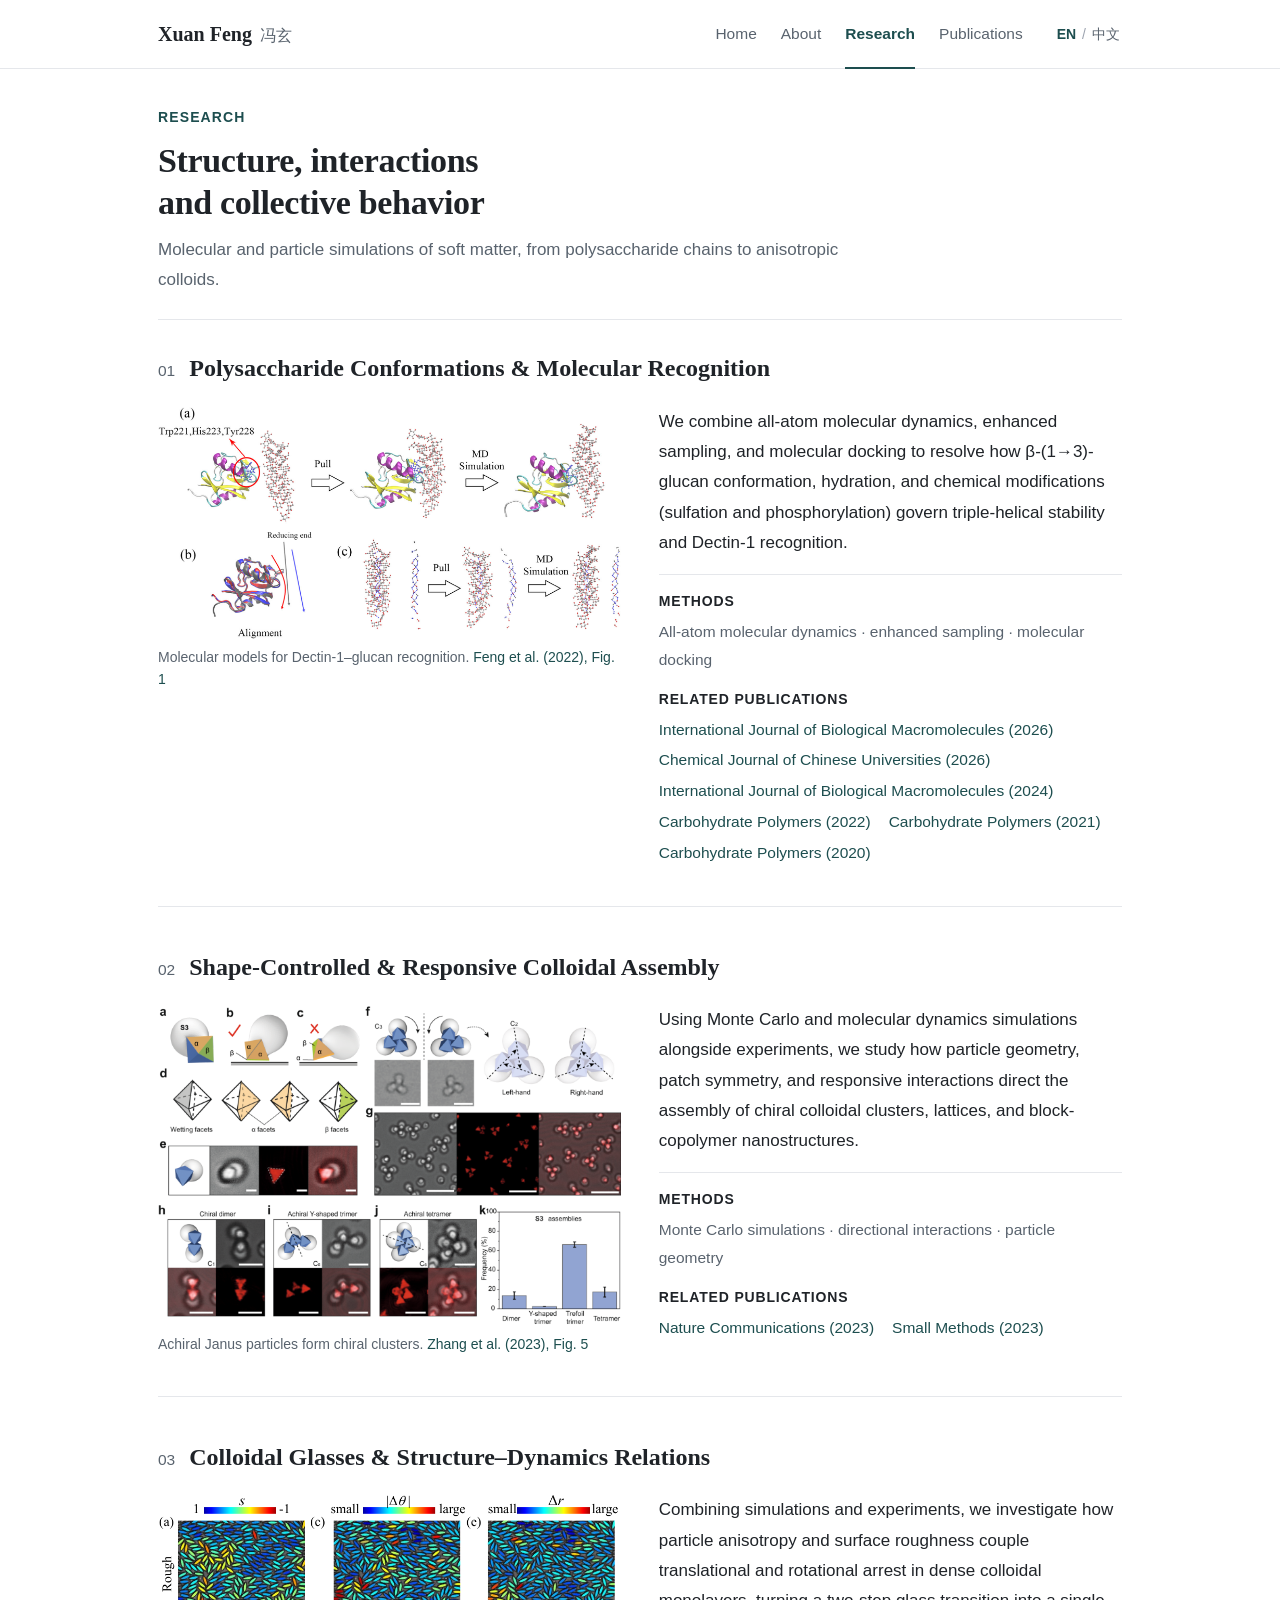
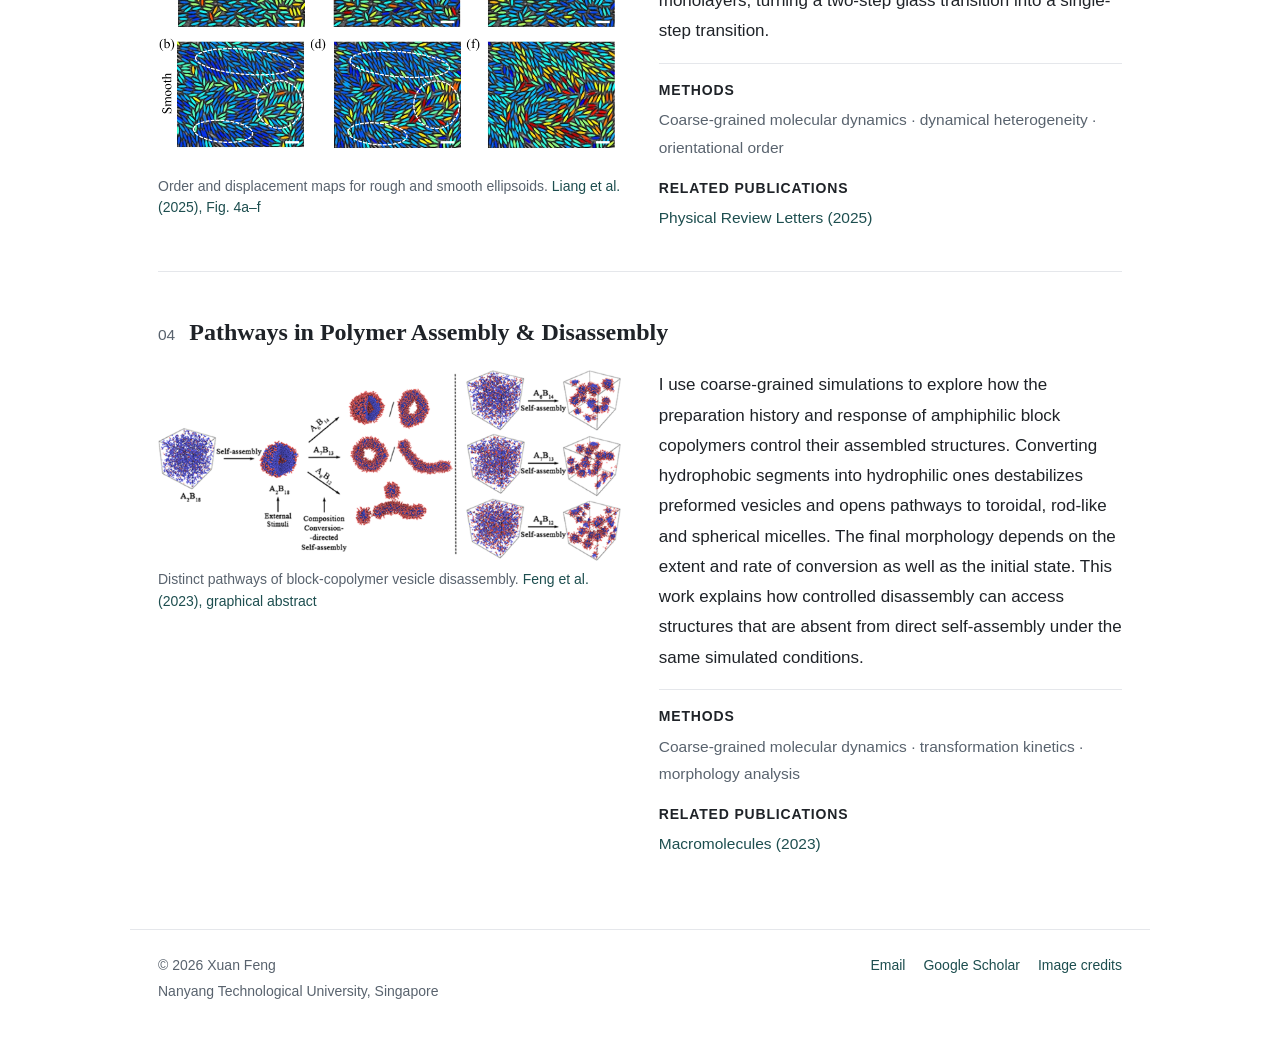
<file: research.html>
<!doctype html>
<html lang="en" data-lang="en">
<head>
<meta charset="utf-8"><meta name="viewport" content="width=device-width, initial-scale=1">
<title>Research | Xuan Feng</title>
<meta name="description" content="Xuan Feng, Research Fellow at Nanyang Technological University. Computational soft matter, colloidal self-assembly, glass transitions, and carbohydrate polymers.">
<meta name="theme-color" content="#ffffff"><link rel="icon" href="assets/images/favicon.svg" type="image/svg+xml">
<link rel="canonical" href="https://maryoooo.github.io/research.html">
<meta property="og:title" content="Research | Xuan Feng"><meta property="og:description" content="Computational soft matter and molecular simulation · 冯玄个人学术主页">
<meta property="og:type" content="website"><meta property="og:image" content="https://maryoooo.github.io/assets/images/xuan-feng.jpg">
<link rel="stylesheet" href="assets/css/site.css"><script src="assets/js/site.js" defer></script>
</head>
<body data-page="research" data-title-en="Research" data-title-zh="研究方向">
<a class="skip-link" href="#main"><span class="lang-en " lang="en">Skip to content</span><span class="lang-zh " lang="zh-CN">跳转到内容</span></a>
<header class="site-header"><div class="header-inner"><a class="wordmark" href="index.html">Xuan Feng<span>冯玄</span></a>
<nav aria-label="Main navigation"><a href="index.html" class="nav-link"><span class="lang-en " lang="en">Home</span><span class="lang-zh " lang="zh-CN">主页</span></a><a href="about.html" class="nav-link"><span class="lang-en " lang="en">About</span><span class="lang-zh " lang="zh-CN">个人信息</span></a><a href="research.html" class="nav-link active"><span class="lang-en " lang="en">Research</span><span class="lang-zh " lang="zh-CN">研究方向</span></a><a href="publications.html" class="nav-link"><span class="lang-en " lang="en">Publications</span><span class="lang-zh " lang="zh-CN">论文</span></a></nav><div class="language-switch" role="group" aria-label="Language"><button type="button" data-set-lang="en" aria-pressed="true">EN</button><span aria-hidden="true">/</span><button type="button" data-set-lang="zh" aria-pressed="false">中文</button></div></div></header>
<main id="main" class="page"><div class="page-heading"><p class="eyebrow"><span class="lang-en " lang="en">Research</span><span class="lang-zh " lang="zh-CN">研究方向</span></p><h1><span class="lang-en " lang="en">Structure, interactions<br>and collective behavior</span><span class="lang-zh " lang="zh-CN">结构、相互作用与集体行为</span></h1><p><span class="lang-en " lang="en">Molecular and particle simulations of soft matter, from polysaccharide chains to anisotropic colloids.</span><span class="lang-zh " lang="zh-CN">以分子及颗粒模拟为工具，探索从多糖链到各向异性胶体的软物质体系。</span></p></div><div class="research-topics"><section class="research-topic" id="glycans"><div class="topic-heading"><span class="topic-number">01</span><h2><span class="lang-en " lang="en">Polysaccharide Conformations &amp; Molecular Recognition</span><span class="lang-zh " lang="zh-CN">多糖构象与分子识别</span></h2></div><div class="topic-layout"><figure class="research-figure"><button type="button" class="figure-zoom" data-zoom aria-label="Enlarge research figure"><img src="assets/images/dectin-recognition.png" alt="Molecular models of Dectin-1 binding to triple-helical β-glucan." data-alt-en="Molecular models of Dectin-1 binding to triple-helical β-glucan." data-alt-zh="Dectin-1 与葡聚糖识别的分子模型。" loading="lazy" width="1000" height="650"></button><figcaption><span class="lang-en " lang="en">Molecular models for Dectin-1–glucan recognition.</span><span class="lang-zh " lang="zh-CN">Dectin-1 与葡聚糖识别的分子模型。</span> <a href="https://doi.org/10.1016/j.carbpol.2022.119276" class="" target="_blank" rel="noopener noreferrer">Feng et al. (2022), Fig. 1</a></figcaption></figure><div class="topic-copy"><p><span class="lang-en " lang="en">We combine all-atom molecular dynamics, enhanced sampling, and molecular docking to resolve how β-(1→3)-glucan conformation, hydration, and chemical modifications (sulfation and phosphorylation) govern triple-helical stability and Dectin-1 recognition.</span><span class="lang-zh " lang="zh-CN">结合全原子分子动力学、增强采样与分子对接，揭示 β-(1→3)-葡聚糖构象、水合作用及化学修饰（硫酸化、磷酸化）调控三螺旋稳定性与 Dectin-1 受体识别的分子机制。</span></p><p class="methods"><span><span class="lang-en " lang="en">Methods</span><span class="lang-zh " lang="zh-CN">研究方法</span></span><span class="lang-en " lang="en">All-atom molecular dynamics · enhanced sampling · molecular docking</span><span class="lang-zh " lang="zh-CN">全原子分子动力学 · 增强采样 · 分子对接</span></p><div class="related-papers"><h3><span class="lang-en " lang="en">Related publications</span><span class="lang-zh " lang="zh-CN">相关论文</span></h3><a href="publications.html#dectin2026" class="">International Journal of Biological Macromolecules (2026)</a><a href="publications.html#phosphorylation2026" class="">Chemical Journal of Chinese Universities (2026)</a><a href="publications.html#sulfation2024" class="">International Journal of Biological Macromolecules (2024)</a><a href="publications.html#recognition2022" class="">Carbohydrate Polymers (2022)</a><a href="publications.html#triplehelix2021" class="">Carbohydrate Polymers (2021)</a><a href="publications.html#conformation2020" class="">Carbohydrate Polymers (2020)</a></div></div></div></section><section class="research-topic" id="assembly"><div class="topic-heading"><span class="topic-number">02</span><h2><span class="lang-en " lang="en">Shape-Controlled &amp; Responsive Colloidal Assembly</span><span class="lang-zh " lang="zh-CN">形状调控与可响应胶体自组装</span></h2></div><div class="topic-layout"><figure class="research-figure"><button type="button" class="figure-zoom" data-zoom aria-label="Enlarge research figure"><img src="assets/images/janus-chiral-clusters.png" alt="Achiral Janus particles assemble into left- and right-handed colloidal clusters." data-alt-en="Achiral Janus particles assemble into left- and right-handed colloidal clusters." data-alt-zh="非手性 Janus 颗粒组装为手性团簇。" loading="lazy" width="1000" height="650"></button><figcaption><span class="lang-en " lang="en">Achiral Janus particles form chiral clusters.</span><span class="lang-zh " lang="zh-CN">非手性 Janus 颗粒组装为手性团簇。</span> <a href="https://www.nature.com/articles/s41467-023-44154-6" class="" target="_blank" rel="noopener noreferrer">Zhang et al. (2023), Fig. 5</a></figcaption></figure><div class="topic-copy"><p><span class="lang-en " lang="en">Using Monte Carlo and molecular dynamics simulations alongside experiments, we study how particle geometry, patch symmetry, and responsive interactions direct the assembly of chiral colloidal clusters, lattices, and block-copolymer nanostructures.</span><span class="lang-zh " lang="zh-CN">结合蒙特卡洛、分子动力学模拟与实验，研究粒子几何形状、补丁对称性及响应性相互作用如何调控手性胶体团簇、晶格与嵌段共聚物纳米结构的自组装。</span></p><p class="methods"><span><span class="lang-en " lang="en">Methods</span><span class="lang-zh " lang="zh-CN">研究方法</span></span><span class="lang-en " lang="en">Monte Carlo simulations · directional interactions · particle geometry</span><span class="lang-zh " lang="zh-CN">蒙特卡洛模拟 · 方向性相互作用 · 颗粒几何</span></p><div class="related-papers"><h3><span class="lang-en " lang="en">Related publications</span><span class="lang-zh " lang="zh-CN">相关论文</span></h3><a href="publications.html#janus2023" class="">Nature Communications (2023)</a><a href="publications.html#photo2023" class="">Small Methods (2023)</a></div></div></div></section><section class="research-topic" id="glasses"><div class="topic-heading"><span class="topic-number">03</span><h2><span class="lang-en " lang="en">Colloidal Glasses &amp; Structure–Dynamics Relations</span><span class="lang-zh " lang="zh-CN">胶体玻璃化与结构—动力学关联</span></h2></div><div class="topic-layout"><figure class="research-figure"><button type="button" class="figure-zoom" data-zoom aria-label="Enlarge research figure"><img src="assets/images/glass-dynamics-panels.png" alt="Local order and rotational/translational displacement maps in rough (top) and smooth (bottom) ellipsoid monolayers. Scale bars: 10 μm." data-alt-en="Local order and rotational/translational displacement maps in rough (top) and smooth (bottom) ellipsoid monolayers. Scale bars: 10 μm." data-alt-zh="粗糙与光滑椭球的局域序参量及位移分布。" loading="lazy" width="1000" height="650"></button><figcaption><span class="lang-en " lang="en">Order and displacement maps for rough and smooth ellipsoids.</span><span class="lang-zh " lang="zh-CN">粗糙与光滑椭球的局域序参量及位移分布。</span> <a href="https://doi.org/10.1103/PhysRevLett.134.038202" class="" target="_blank" rel="noopener noreferrer">Liang et al. (2025), Fig. 4a–f</a></figcaption></figure><div class="topic-copy"><p><span class="lang-en " lang="en">Combining simulations and experiments, we investigate how particle anisotropy and surface roughness couple translational and rotational arrest in dense colloidal monolayers, turning a two-step glass transition into a single-step transition.</span><span class="lang-zh " lang="zh-CN">结合模拟与实验，探究粒子各向异性与表面粗糙度在高密度胶体单层中如何耦合平动与转动弛豫，揭示玻璃化转变由两步变为一步的物理机制。</span></p><p class="methods"><span><span class="lang-en " lang="en">Methods</span><span class="lang-zh " lang="zh-CN">研究方法</span></span><span class="lang-en " lang="en">Coarse-grained molecular dynamics · dynamical heterogeneity · orientational order</span><span class="lang-zh " lang="zh-CN">粗粒化分子动力学 · 动力学非均匀性 · 取向序参量</span></p><div class="related-papers"><h3><span class="lang-en " lang="en">Related publications</span><span class="lang-zh " lang="zh-CN">相关论文</span></h3><a href="publications.html#glass2025" class="">Physical Review Letters (2025)</a></div></div></div></section><section class="research-topic" id="polymers"><div class="topic-heading"><span class="topic-number">04</span><h2><span class="lang-en " lang="en">Pathways in Polymer Assembly &amp; Disassembly</span><span class="lang-zh " lang="zh-CN">聚合物组装与解组装路径</span></h2></div><div class="topic-layout"><figure class="research-figure"><button type="button" class="figure-zoom" data-zoom aria-label="Enlarge research figure"><img src="assets/images/polymer-vesicles.png" alt="Composition conversion drives different disassembly routes for amphiphilic block-copolymer vesicles." data-alt-en="Composition conversion drives different disassembly routes for amphiphilic block-copolymer vesicles." data-alt-zh="嵌段共聚物囊泡解组装的不同路径。" loading="lazy" width="1000" height="650"></button><figcaption><span class="lang-en " lang="en">Distinct pathways of block-copolymer vesicle disassembly.</span><span class="lang-zh " lang="zh-CN">嵌段共聚物囊泡解组装的不同路径。</span> <a href="https://doi.org/10.1021/acs.macromol.2c02352" class="" target="_blank" rel="noopener noreferrer">Feng et al. (2023), graphical abstract</a></figcaption></figure><div class="topic-copy"><p><span class="lang-en " lang="en">I use coarse-grained simulations to explore how the preparation history and response of amphiphilic block copolymers control their assembled structures. Converting hydrophobic segments into hydrophilic ones destabilizes preformed vesicles and opens pathways to toroidal, rod-like and spherical micelles. The final morphology depends on the extent and rate of conversion as well as the initial state. This work explains how controlled disassembly can access structures that are absent from direct self-assembly under the same simulated conditions.</span><span class="lang-zh " lang="zh-CN">我利用粗粒化模拟研究制备历史与链段响应如何控制两亲性嵌段共聚物的组装结构。将疏水链段转化为亲水链段，可使预先形成的囊泡失稳，并沿不同路径演化为环状、棒状或球状胶束。最终形貌同时取决于转化程度、转化速度和初始状态。这项工作揭示，受控解组装能够获得在相同模拟条件下直接自组装难以形成的结构。</span></p><p class="methods"><span><span class="lang-en " lang="en">Methods</span><span class="lang-zh " lang="zh-CN">研究方法</span></span><span class="lang-en " lang="en">Coarse-grained molecular dynamics · transformation kinetics · morphology analysis</span><span class="lang-zh " lang="zh-CN">粗粒化分子动力学 · 转化动力学 · 形貌分析</span></p><div class="related-papers"><h3><span class="lang-en " lang="en">Related publications</span><span class="lang-zh " lang="zh-CN">相关论文</span></h3><a href="publications.html#vesicles2023" class="">Macromolecules (2023)</a></div></div></div></section></div></main>
<footer class="site-footer"><div><span>© 2026 Xuan Feng</span><span><span class="lang-en " lang="en">Nanyang Technological University, Singapore</span><span class="lang-zh " lang="zh-CN">新加坡南洋理工大学</span></span></div><div><a href="mailto:xuan.feng0114@gmail.com" class=""><span class="lang-en " lang="en">Email</span><span class="lang-zh " lang="zh-CN">邮箱</span></a><a href="https://scholar.google.com/citations?user=w2_xx_AAAAAJ" class="" target="_blank" rel="noopener noreferrer">Google Scholar</a><a href="credits.html" class=""><span class="lang-en " lang="en">Image credits</span><span class="lang-zh " lang="zh-CN">图片来源</span></a></div></footer>
<dialog class="image-dialog" aria-label="Research figure"><button type="button" class="dialog-close" aria-label="Close image">×</button><img src="assets/images/xuan-feng.jpg" alt=""><p></p></dialog>
<div class="toast" role="status" aria-live="polite"></div>
</body></html>
</file>
<file: assets/css/site.css>
:root {
  --ink: #1f2328;
  --muted: #59636e;
  --accent: #1d4e4f;
  --line: #e5e7eb;
  --paper: #ffffff;
  --wash: #f6f8fa;
  --font-ui: -apple-system, BlinkMacSystemFont, 'Segoe UI', Roboto, Arial, 'PingFang SC', 'Microsoft YaHei', 'Noto Sans CJK SC', sans-serif;
  --font-serif: Georgia, 'Times New Roman', 'Songti SC', 'Noto Serif CJK SC', serif;
  --text-caption: 0.875rem;
  --text-small: 0.96875rem;
  --text-body: 1.0625rem;
  --text-title: 1.25rem;
  --heading-section: 1.5rem;
  --heading-page: 2.125rem;
  --heading-name: 2.5rem;
  --wordmark-size: 1.25rem;
  --name-secondary: 1.375rem;
}

* { box-sizing: border-box; }
html { scroll-behavior: smooth; scroll-padding-top: 24px; }
body {
  margin: 0;
  background: var(--paper);
  color: var(--ink);
  font: 400 var(--text-body)/1.78 var(--font-ui);
  -webkit-font-smoothing: antialiased;
}
a { color: var(--accent); text-decoration: none; text-underline-offset: 3px; }
a:hover { text-decoration: underline; }
button, select { font: inherit; }
button { cursor: pointer; }
button:focus-visible, a:focus-visible, select:focus-visible, summary:focus-visible {
  outline: 2px solid var(--accent);
  outline-offset: 3px;
}
button:disabled { cursor: default; }

.lang-zh { display: none; }
html[data-lang="zh"] .lang-en { display: none; }
html[data-lang="zh"] .lang-zh { display: revert; }

h1, h2, h3, p, figure { margin: 0; }
h1, h2 { font-family: var(--font-serif); font-weight: 600; color: var(--ink); }
h3 { font-weight: 600; font-size: var(--text-title); line-height: 1.45; }
p + p { margin-top: 16px; }
h1 { font-size: var(--heading-page); line-height: 1.25; letter-spacing: -0.01em; }
h2 { font-size: var(--heading-section); line-height: 1.35; }
img { display: block; max-width: 100%; height: auto; }
strong { font-weight: 600; }
sup { font-size: 0.72em; line-height: 0; }
.muted { color: var(--muted); }

.skip-link {
  position: absolute; left: 16px; top: -80px;
  background: var(--paper); padding: 6px 12px; z-index: 100;
  border: 1px solid var(--line);
}
.skip-link:focus { top: 10px; }

.site-header {
  border-bottom: 1px solid var(--line);
  background: var(--paper);
}
.header-inner {
  max-width: 1020px;
  margin: 0 auto;
  min-height: 68px;
  display: flex;
  align-items: center;
  gap: 32px;
  padding: 0 28px;
}
.wordmark {
  font: 600 var(--wordmark-size)/1.3 var(--font-serif);
  color: var(--ink);
  white-space: nowrap;
}
.wordmark span {
  font: 400 var(--text-small)/1.3 var(--font-ui);
  color: var(--muted);
  margin-left: 8px;
}
.wordmark:hover { text-decoration: none; }
nav { display: flex; gap: 24px; margin-left: auto; }
.nav-link {
  color: var(--muted);
  font-size: var(--text-small);
  white-space: nowrap;
  position: relative;
  padding: 20px 0;
}
.nav-link:hover { color: var(--ink); text-decoration: none; }
.nav-link.active { color: var(--accent); font-weight: 600; }
.nav-link.active:after {
  content: ''; height: 2px; background: var(--accent);
  position: absolute; bottom: -1px; left: 0; right: 0;
}
.language-switch {
  display: flex; align-items: center; gap: 4px;
  font-size: var(--text-caption); color: #9ca3af;
}
.language-switch button {
  background: none; border: 0; color: var(--muted);
  padding: 4px 2px; font-size: var(--text-caption); white-space: nowrap;
}
.language-switch button[aria-pressed="true"] { color: var(--accent); font-weight: 700; }

.page { max-width: 1020px; margin: 0 auto; padding: 0 28px 72px; }

.home-intro {
  padding: 52px 0 42px;
  display: grid;
  grid-template-columns: minmax(0, 1fr) 184px;
  gap: 48px;
  align-items: start;
}
.eyebrow {
  font-size: var(--text-caption);
  font-weight: 600;
  text-transform: uppercase;
  letter-spacing: 0.08em;
  color: var(--accent);
  margin-bottom: 10px;
}
.home-intro h1 { font-size: var(--heading-name); letter-spacing: -0.015em; }
.chinese-name {
  font: 400 var(--name-secondary)/1.4 var(--font-ui);
  color: var(--muted);
  margin-left: 10px;
  white-space: nowrap;
}
.position { font-size: var(--text-body); font-weight: 600; margin-top: 12px; }
.affiliation { font-size: var(--text-small); color: var(--muted); line-height: 1.6; margin-top: 4px; }
.intro-text { font-size: var(--text-body); line-height: 1.8; max-width: 680px; margin-top: 16px; }
.profile-links {
  display: flex; flex-wrap: wrap; gap: 20px;
  font-size: var(--text-small); margin-top: 18px;
}
.portrait { justify-self: end; width: 184px; }
.portrait img {
  width: 184px; height: 246px;
  object-fit: cover; object-position: 50% 20%;
  border: 1px solid var(--line); border-radius: 3px;
}
.portrait figcaption {
  font-size: var(--text-caption); color: var(--muted);
  text-align: center; margin-top: 8px;
}

.home-research, .selected-publications {
  border-top: 1px solid var(--line);
  padding-top: 38px;
  margin-bottom: 44px;
}
.section-header {
  display: flex; justify-content: space-between;
  align-items: baseline; gap: 16px;
}
.section-header > a { font-size: var(--text-small); white-space: nowrap; }
.section-intro { display: none; }

.research-preview-grid {
  display: flex;
  flex-direction: column;
  margin-top: 18px;
}
.research-preview {
  display: grid;
  grid-template-columns: min(460px, 48%) minmax(0, 1fr);
  grid-template-rows: auto 1fr;
  column-gap: 36px;
  row-gap: 10px;
  padding: 30px 0;
  border-bottom: 1px solid var(--line);
  align-items: start;
}
.research-preview:last-child { border-bottom: 0; padding-bottom: 0; }
.research-preview figure { grid-column: 1; grid-row: 1 / 3; }
.research-preview h3 { grid-column: 2; grid-row: 1; margin-top: 4px; font-size: var(--text-title); line-height: 1.4; }
.research-preview h3 a { color: var(--ink); }
.research-preview > p { grid-column: 2; grid-row: 2; font-size: var(--text-body); color: var(--muted); line-height: 1.7; margin-top: 4px; }

.research-figure { min-width: 0; }
.figure-zoom {
  padding: 0; border: 0; width: 100%; background: var(--paper);
  display: block; cursor: zoom-in;
}
.figure-zoom img { width: 100%; height: auto; max-height: 380px; object-fit: contain; }
.research-figure figcaption {
  font-size: var(--text-caption); line-height: 1.55;
  color: var(--muted); margin-top: 8px;
}
.research-figure.compact .figure-zoom {
  height: auto; padding: 8px; border: 1px solid var(--line); border-radius: 3px; background: var(--paper);
}
.research-figure.compact .figure-zoom img { width: 100%; height: auto; max-height: 320px; object-fit: contain; }
.research-figure.compact figcaption { display: none; }

.selected-publications { margin-bottom: 0; }
.selected-publications .section-header { margin-bottom: 10px; }
.selected-paper {
  display: grid;
  grid-template-columns: 58px minmax(0, 1fr);
  gap: 20px;
  padding: 18px 0;
  border-bottom: 1px solid var(--line);
}
.selected-paper:last-child { border-bottom: 0; padding-bottom: 0; }
.paper-year { color: var(--muted); font-size: var(--text-small); font-variant-numeric: tabular-nums; }
.selected-paper h3 { font-size: var(--text-body); line-height: 1.5; }
.selected-paper h3 a { color: var(--ink); }
.selected-paper p { font-size: var(--text-small); color: var(--muted); margin-top: 4px; }
.selected-paper p span { margin-left: 4px; }

.page-heading {
  padding: 36px 0 24px;
  border-bottom: 1px solid var(--line);
  margin-bottom: 32px;
}
.page-heading h1 { max-width: 780px; }
.page-heading > p:last-child:not(.eyebrow) {
  color: var(--muted); font-size: var(--text-body); margin-top: 10px; max-width: 740px;
}

.about-layout {
  display: grid;
  grid-template-columns: minmax(0, 1fr) 240px;
  gap: 48px;
}
.text-section { margin-bottom: 36px; }
.text-section > p, .text-section .large-text { font-size: var(--text-body); line-height: 1.8; }
.text-section h2 {
  margin-bottom: 16px; padding-bottom: 8px;
  border-bottom: 1px solid var(--line);
  font-size: var(--heading-section);
}
.timeline-item {
  display: grid; grid-template-columns: 100px minmax(0, 1fr);
  gap: 16px; margin-bottom: 18px;
}
.time {
  font-size: var(--text-small); color: var(--muted);
  white-space: nowrap; font-variant-numeric: tabular-nums; padding-top: 1px;
}
.timeline-item h3 { font-size: var(--text-body); font-weight: 600; }
.timeline-item p { font-size: var(--text-small); line-height: 1.65; margin-top: 3px; }
.timeline-item p + p { margin-top: 0; }

.awards { padding: 0; margin: 0; list-style: none; }
.awards li {
  display: grid; grid-template-columns: 100px 1fr;
  gap: 16px; font-size: var(--text-small); line-height: 1.65; margin-bottom: 10px;
}

.contact-panel {
  border-left: 1px solid var(--line);
  padding-left: 26px;
  font-size: var(--text-small);
  line-height: 1.7;
  min-width: 0;
}
.contact-panel > img { width: 124px; margin: 0 0 18px; border: 1px solid var(--line); border-radius: 3px; }
.contact-panel h2 { font-size: var(--heading-section); margin-bottom: 10px; }
.contact-panel p { overflow-wrap: anywhere; }
.contact-panel p + p { margin-top: 12px; }
.aside-links { display: flex; flex-direction: column; align-items: start; gap: 8px; margin-top: 16px; }

.research-topics { display: flex; flex-direction: column; gap: 44px; }
.research-topic {
  scroll-margin-top: 24px;
  border-bottom: 1px solid var(--line);
  padding-bottom: 40px;
}
.research-topic:last-child { border-bottom: 0; padding-bottom: 0; }
.topic-heading { display: flex; align-items: baseline; gap: 14px; margin-bottom: 22px; }
.topic-number { font-size: var(--text-small); color: var(--muted); font-variant-numeric: tabular-nums; }
.topic-heading h2 { font-size: var(--heading-section); }
.topic-layout {
  display: grid; grid-template-columns: 48% minmax(0, 1fr);
  gap: 38px; align-items: start;
}
.topic-copy > p { font-size: var(--text-body); line-height: 1.78; }
.topic-copy .methods {
  font-size: var(--text-small); color: var(--muted);
  padding-top: 14px; margin-top: 16px; border-top: 1px solid var(--line);
}
.methods > span:first-child {
  font-size: var(--text-caption); letter-spacing: 0.06em;
  text-transform: uppercase; color: var(--ink);
  font-weight: 600; display: block; margin-bottom: 4px;
}
.related-papers {
  margin-top: 16px;
  display: flex;
  flex-wrap: wrap;
  gap: 6px 18px;
  align-items: baseline;
}
.related-papers h3 {
  width: 100%;
  font-size: var(--text-caption); text-transform: uppercase;
  letter-spacing: 0.06em; margin-bottom: 2px; color: var(--ink);
}
.related-papers > a { display: inline-block; font-size: var(--text-small); line-height: 1.6; }

.publication-toolbar {
  display: flex; align-items: center; justify-content: space-between;
  gap: 20px; margin-top: -6px;
}
.author-key { font-size: var(--text-caption); color: var(--muted); max-width: 620px; }
.year-control { display: flex; gap: 8px; align-items: center; font-size: var(--text-small); white-space: nowrap; }
.year-control label { color: var(--muted); }
select {
  font-size: var(--text-small); color: var(--ink);
  padding: 5px 22px 5px 10px; background: var(--paper);
  border: 1px solid var(--line); border-radius: 3px;
}
.publication-count { font-size: var(--text-small); color: var(--muted); margin: 14px 0 6px; }
.publication {
  display: grid; grid-template-columns: 58px minmax(0, 1fr);
  gap: 24px; border-bottom: 1px solid var(--line);
  padding: 24px 0; scroll-margin-top: 24px;
}
.publication[hidden] { display: none; }
.publication-year { font-size: var(--text-small); color: var(--muted); font-variant-numeric: tabular-nums; padding-top: 2px; }
.publication h2 { font: 600 var(--text-title)/1.45 var(--font-ui); letter-spacing: 0; }
.publication h2 a { color: var(--ink); }
.authors { font-size: var(--text-small); color: var(--muted); margin-top: 6px; line-height: 1.65; }
.authors strong { color: var(--ink); }
.journal { font-size: var(--text-small); margin-top: 3px; }
.publication-note { font-size: var(--text-caption); color: var(--accent); margin-top: 5px; }
.paper-summary { font-size: var(--text-body); color: var(--muted); line-height: 1.75; margin-top: 8px; max-width: 780px; }
.publication-actions {
  display: flex; gap: 20px; align-items: start;
  font-size: var(--text-small); margin-top: 10px; position: relative;
}
.publication-actions > a { white-space: nowrap; }
.bibtex { min-width: 0; flex: 1; }
.bibtex summary { list-style: none; cursor: pointer; color: var(--accent); width: fit-content; }
.bibtex summary:hover { text-decoration: underline; }
.bibtex summary::-webkit-details-marker { display: none; }
.bibtex summary:after { content: ' +'; color: var(--muted); }
.bibtex[open] summary:after { content: ' −'; }
.bibtex-panel {
  background: var(--wash); border: 1px solid var(--line);
  margin-top: 10px; padding: 14px; position: relative; max-width: 100%;
}
.bibtex pre {
  white-space: pre-wrap; overflow-wrap: anywhere;
  font-size: var(--text-caption); line-height: 1.55; margin: 0 0 10px;
}
.copy-bibtex {
  background: var(--paper); border: 1px solid var(--line);
  padding: 5px 12px; border-radius: 3px; color: var(--accent); font-size: var(--text-caption);
}

.credits-list { max-width: 780px; }
.credits-list section { border-bottom: 1px solid var(--line); padding: 0 0 22px; margin-bottom: 24px; }
.credits-list h2 { font-size: var(--heading-section); margin-bottom: 10px; }
.credits-list p { font-size: var(--text-small); line-height: 1.75; }
.credits-list p + p { margin-top: 10px; }

.site-footer {
  max-width: 1020px;
  margin: 0 auto;
  padding: 24px 28px 36px;
  border-top: 1px solid var(--line);
  display: flex;
  justify-content: space-between;
  gap: 24px;
  color: var(--muted);
  font-size: var(--text-caption);
  line-height: 1.65;
}
.site-footer > div { display: flex; gap: 18px; flex-wrap: wrap; }
.site-footer > div:first-child { flex-direction: column; gap: 3px; }
.site-footer > div:last-child { align-items: start; }

.image-dialog {
  border: 0; max-width: 90vw; width: 960px;
  padding: 34px 26px 20px; box-shadow: 0 12px 48px #0003; background: var(--paper);
}
.image-dialog::backdrop { background: #1e292b9c; }
.image-dialog img { max-width: 100%; max-height: 76vh; object-fit: contain; margin: auto; }
.image-dialog p { font-size: var(--text-caption); color: var(--muted); margin-top: 10px; }
.dialog-close {
  position: absolute; right: 8px; top: 2px;
  background: none; border: 0; font-size: 26px; line-height: 1; padding: 6px; color: var(--muted);
}
.toast {
  position: fixed; bottom: 20px; left: 50%; transform: translate(-50%, 10px);
  background: var(--accent); color: var(--paper); padding: 7px 16px;
  font-size: var(--text-small); opacity: 0; pointer-events: none; transition: .15s; z-index: 80;
}
.toast.visible { opacity: 1; transform: translate(-50%, 0); }

html[data-lang="zh"] h1, html[data-lang="zh"] h2, html[data-lang="zh"] .research-preview h3 { letter-spacing: 0; }
html[data-lang="zh"] .intro-text, html[data-lang="zh"] .topic-copy > p { line-height: 1.85; }

@media (max-width: 760px) {
  :root {
    --text-caption: 0.8125rem;
    --text-small: 0.9375rem;
    --text-body: 1rem;
    --text-title: 1.125rem;
    --heading-name: 1.875rem;
    --heading-page: 1.625rem;
    --heading-section: 1.25rem;
    --wordmark-size: 1.125rem;
    --name-secondary: 1.125rem;
  }
  .header-inner { padding: 12px 20px 0; min-height: 0; flex-wrap: wrap; gap: 0; justify-content: space-between; }
  .wordmark span { margin-left: 6px; }
  .language-switch { order: 2; }
  nav { order: 3; width: 100%; justify-content: space-between; gap: 10px; margin-top: 6px; }
  .nav-link { padding: 10px 0 12px; }
  .page { padding: 0 20px 48px; }
  .home-intro { padding: 28px 0 26px; grid-template-columns: minmax(0, 1fr) 108px; gap: 18px; }
  .intro-copy { display: contents; }
  .home-intro .eyebrow { grid-column: 1; margin-bottom: 6px; }
  .home-intro h1 { grid-column: 1; }
  .chinese-name { display: block; margin: 4px 0 0; }
  .position { grid-column: 1; margin-top: 8px; }
  .affiliation, .intro-text, .profile-links { grid-column: 1 / -1; }
  .portrait { grid-row: 1 / 4; grid-column: 2; width: 108px; }
  .portrait img { width: 108px; height: 144px; }
  .portrait figcaption { display: none; }
  .home-research, .selected-publications { padding-top: 28px; margin-bottom: 32px; }
  .research-preview { grid-template-columns: 1fr; grid-template-rows: auto; gap: 14px; padding: 24px 0; }
  .research-preview figure { grid-column: 1; grid-row: 1; }
  .research-preview h3 { grid-column: 1; grid-row: 2; }
  .research-preview > p { grid-column: 1; grid-row: 3; }
  .research-figure.compact .figure-zoom { height: auto; padding: 6px; }
  .research-figure.compact .figure-zoom img { max-height: 260px; }
  .selected-paper { grid-template-columns: 48px minmax(0, 1fr); gap: 12px; padding: 14px 0; }
  .page-heading { padding: 26px 0 20px; margin-bottom: 24px; }
  .about-layout { grid-template-columns: 1fr; gap: 24px; }
  .contact-panel { border-left: 0; border-top: 1px solid var(--line); padding: 20px 0 0; }
  .contact-panel > img { display: none; }
  .timeline-item, .awards li { grid-template-columns: 84px 1fr; gap: 12px; }
  .research-topics { gap: 32px; }
  .research-topic { padding-bottom: 28px; }
  .topic-layout { grid-template-columns: 1fr; gap: 20px; }
  .figure-zoom img { max-height: 280px; }
  .publication-toolbar { align-items: start; gap: 12px; flex-wrap: wrap; }
  .publication { grid-template-columns: 1fr; gap: 4px; padding: 18px 0; }
  .site-footer { padding: 20px 20px 28px; flex-direction: column; gap: 12px; }
}
@media (prefers-reduced-motion: reduce) {
  html { scroll-behavior: auto; }
  *, *:before, *:after { transition: none !important; animation: none !important; }
}
@media print {
  .site-header, .site-footer, .language-switch, .publication-toolbar, .publication-actions, .image-dialog, .toast { display: none; }
  .page { max-width: none; padding: 0; }
  .page-heading { padding-top: 0; }
  .publication { break-inside: avoid; }
  .publication[hidden] { display: grid; }
  a { color: inherit; }
  .portrait { width: 110px; }
}
</file>
